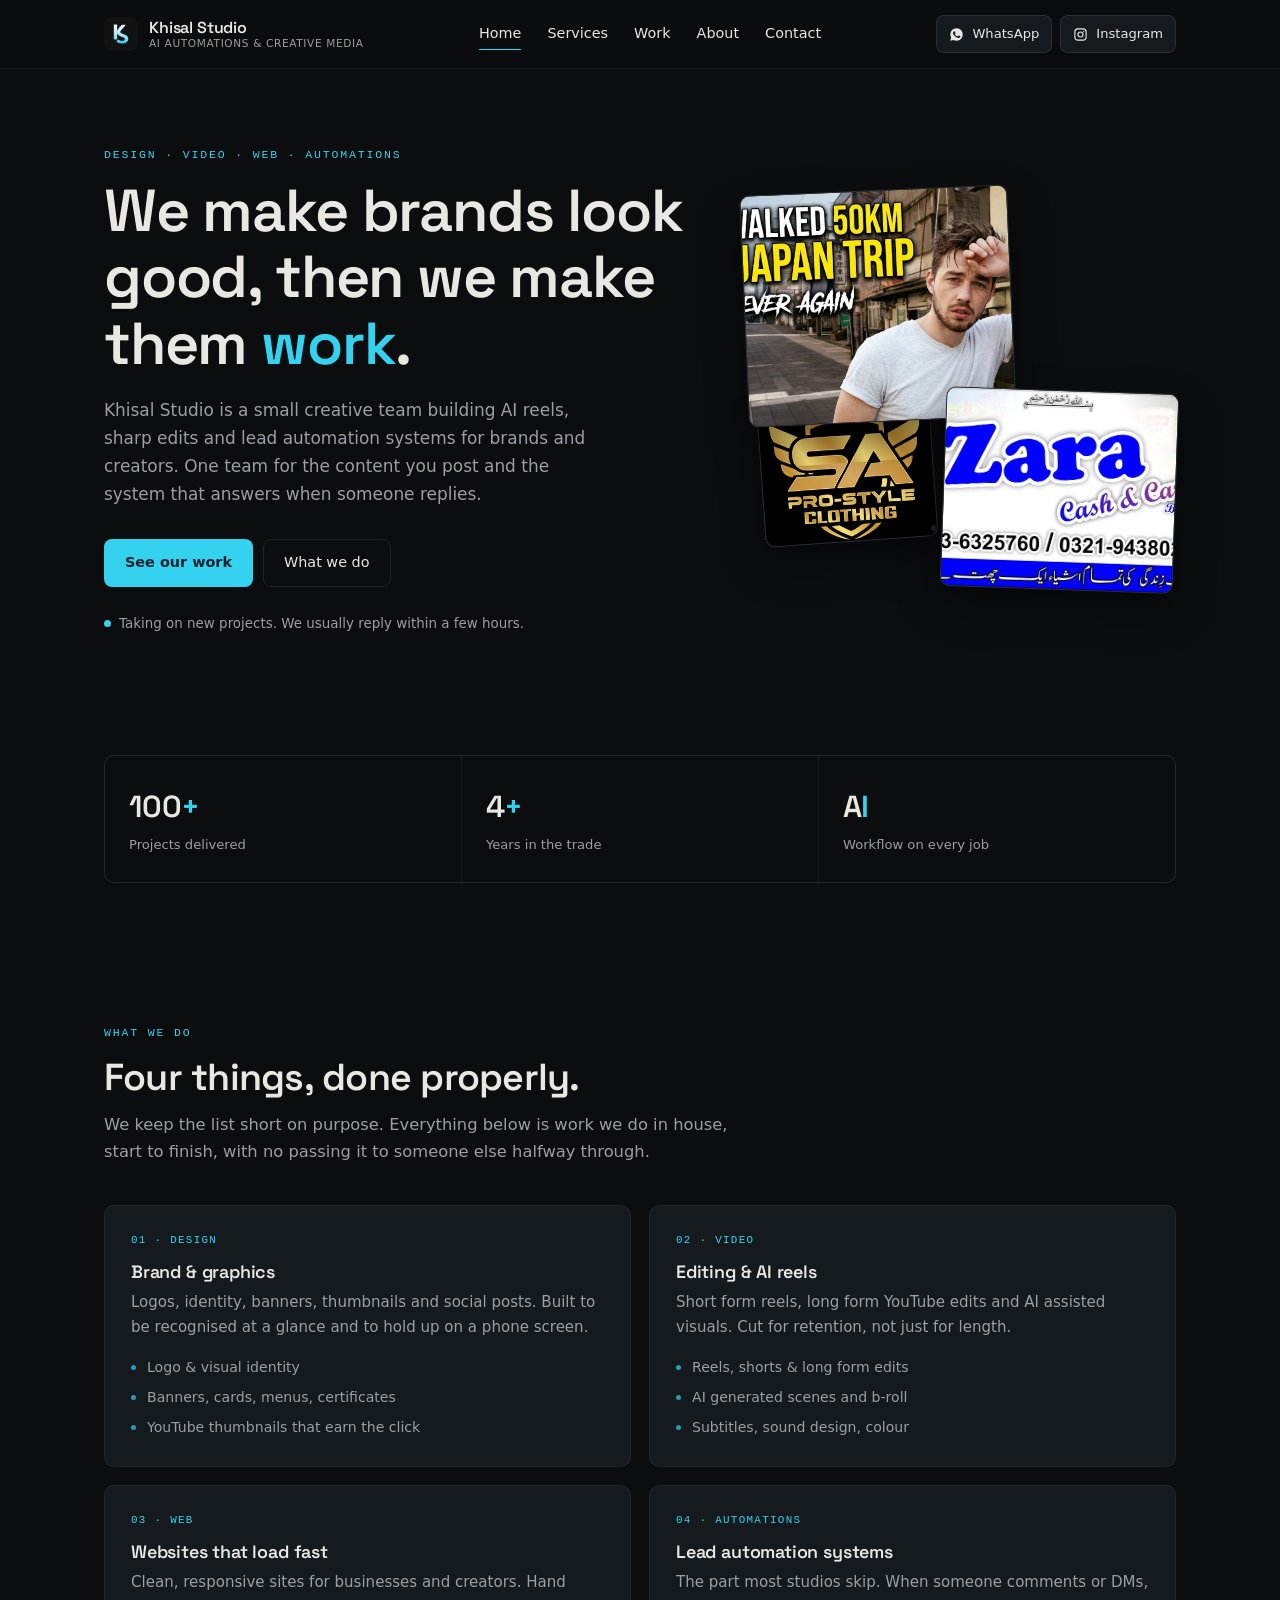
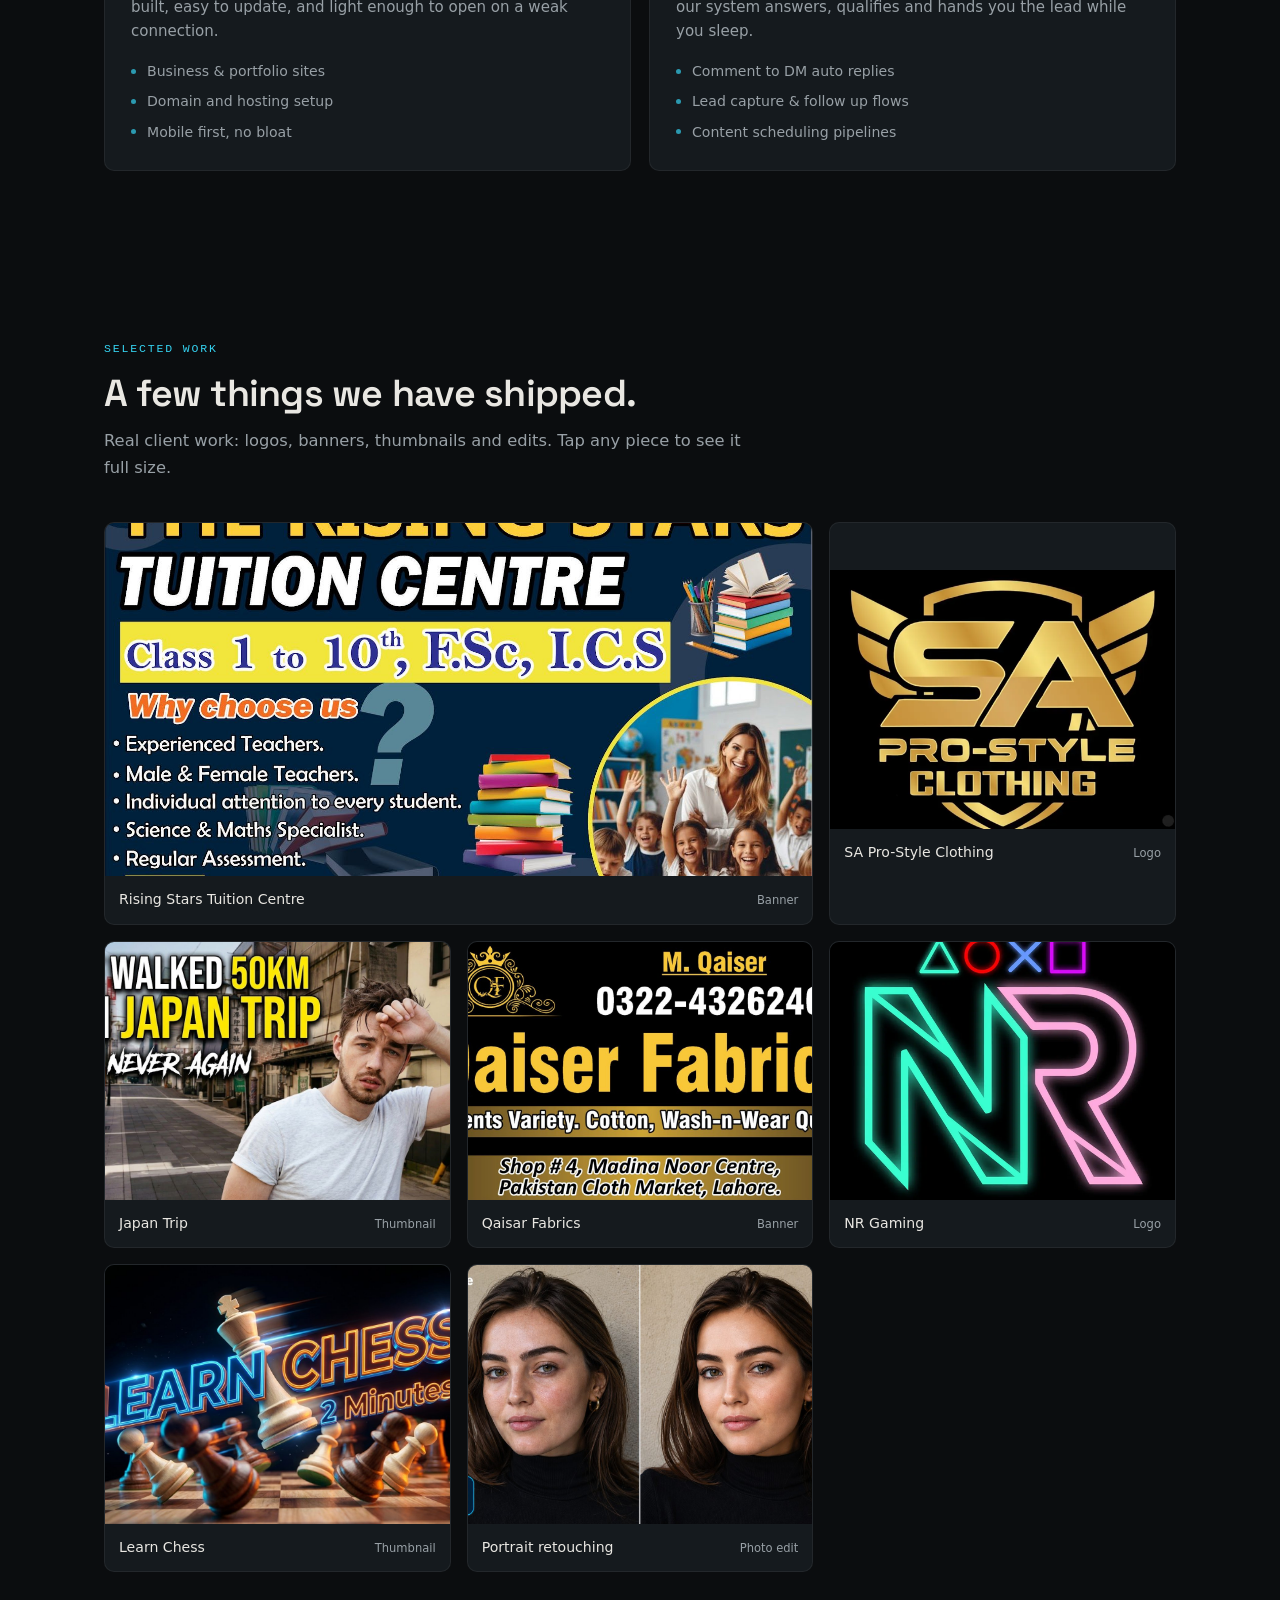
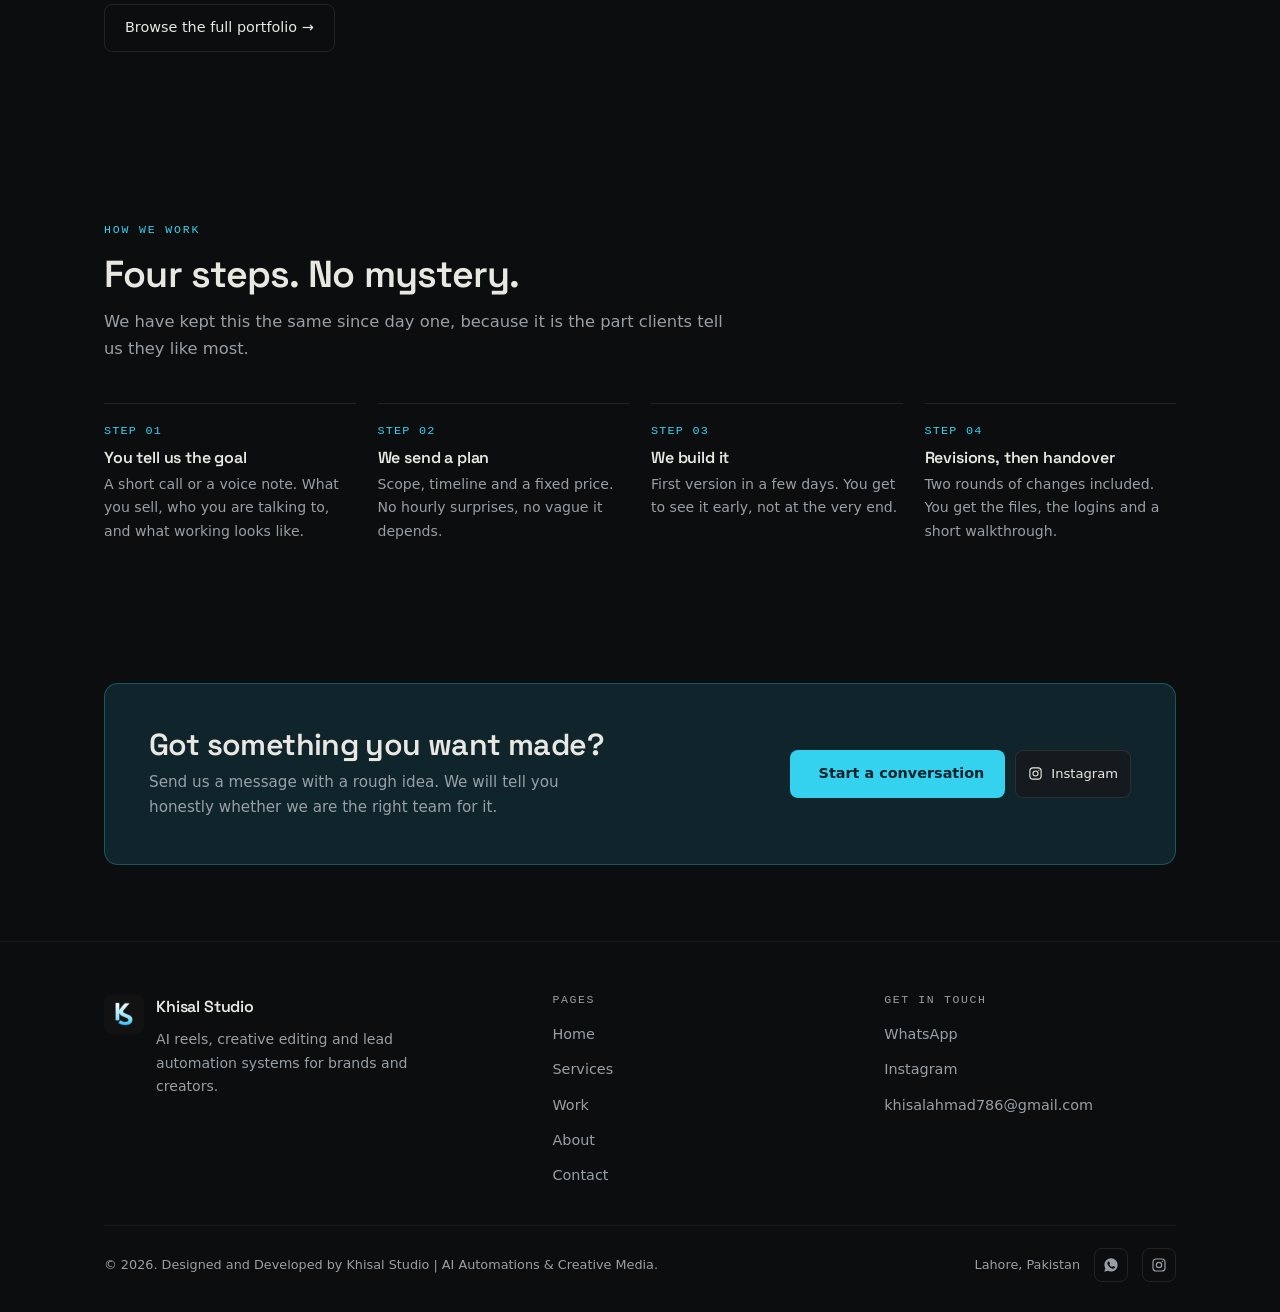
<file: index.html>
<!DOCTYPE html>
<html lang="en">
<head>
<meta charset="UTF-8">
<meta name="viewport" content="width=device-width, initial-scale=1">
<title>Khisal Studio | AI Automations &amp; Creative Media</title>
<meta name="description" content="Khisal Studio builds AI reels, creative editing and lead automation systems for brands and creators. Design, Video, Web and Automations under one roof.">
<meta property="og:title" content="Khisal Studio | AI &amp; Creative Media">
<meta property="og:description" content="Khisal Studio builds AI reels, creative editing and lead automation systems for brands and creators. Design, Video, Web and Automations under one roof.">
<meta property="og:image" content="https://khisalstudio.cc.cd/images/logo.jpg">
<link rel="icon" href="images/logo.jpg">
<link rel="preconnect" href="https://fonts.googleapis.com">
<link rel="preconnect" href="https://fonts.gstatic.com" crossorigin>
<link href="https://fonts.googleapis.com/css2?family=Space+Grotesk:wght@500;600&display=swap" rel="stylesheet">
<link rel="stylesheet" href="styles.css">
<meta name="google-site-verification" content="huVQ1ZxoPMMpzhYNqc88DvdRpTgVbfcw09kLjzTB0sM" />
</head>
<body>

<header class="site-header">
  <div class="wrap header-inner">
    <a class="brand" href="index.html">
      <img src="images/logo.jpg" alt="Khisal Studio logo">
      <span class="brand-text">
        <span class="brand-name">Khisal Studio</span>
        <span class="brand-sub">AI Automations &amp; Creative Media</span>
      </span>
    </a>
<nav class="nav" id="nav">
      <a href="index.html" class="active nav-link">Home</a>
      <a href="services.html" class="nav-link">Services</a>
      <a href="work.html" class="nav-link">Work</a>
      <a href="about.html" class="nav-link">About</a>
      <a href="contact.html" class="nav-link">Contact</a>
    </nav>
    <div class="header-cta">
      <a class="btn btn-social btn-sm btn-whatsapp" href="https://wa.me/923224967204?text=Hi%20Khisal%20Studio%2C%20we%27d%20like%20to%20talk%20about%20a%20project." target="_blank" rel="noopener">
        <svg class="ico" viewBox="0 0 24 24" fill="currentColor" aria-hidden="true"><path d="M12.04 2C6.58 2 2.13 6.45 2.13 11.91c0 1.75.46 3.45 1.32 4.95L2 22l5.25-1.38a9.9 9.9 0 0 0 4.79 1.22h.01c5.46 0 9.91-4.45 9.91-9.91C21.96 6.45 17.5 2 12.04 2Zm5.8 14.06c-.24.68-1.4 1.3-1.93 1.35-.53.05-1.02.24-3.44-.72-2.9-1.15-4.72-4.15-4.86-4.34-.14-.19-1.15-1.53-1.15-2.92 0-1.39.73-2.07 1-2.35.26-.29.57-.36.76-.36.19 0 .38 0 .55.01.18.01.41-.07.64.49.24.58.81 1.99.88 2.13.07.14.12.31.02.5-.1.19-.15.31-.29.48-.14.17-.3.38-.43.51-.14.14-.29.29-.12.57.17.29.75 1.24 1.61 2.01 1.11.99 2.04 1.3 2.33 1.44.29.14.46.12.63-.07.17-.19.72-.84.91-1.13.19-.29.38-.24.64-.14.26.1 1.66.78 1.94.92.29.14.48.21.55.33.07.12.07.7-.17 1.38Z"/></svg>
        <span class="label">WhatsApp</span>
      </a>
      <a class="btn btn-social btn-sm btn-instagram" href="https://www.instagram.com/khisal.studio/" target="_blank" rel="noopener">
        <svg class="ico" viewBox="0 0 24 24" fill="none" stroke="currentColor" stroke-width="1.8" stroke-linecap="round" aria-hidden="true"><rect x="3" y="3" width="18" height="18" rx="5"/><circle cx="12" cy="12" r="4"/><circle cx="17.2" cy="6.8" r="1" fill="currentColor" stroke="none"/></svg>
        <span class="label">Instagram</span>
      </a>
      <button class="nav-toggle" id="navToggle" aria-label="Open menu" aria-expanded="false"><span></span></button>
    </div>
  </div>
</header>

<main>

  <!-- HERO -->
  <section class="hero">
    <div class="wrap hero-grid">
      <div>
        <div class="eyebrow">Design &middot; Video &middot; Web &middot; Automations</div>
        <h1>We make brands look good, then we make them <em>work</em>.</h1>
        <p class="hero-lede">Khisal Studio is a small creative team building AI reels, sharp edits and lead automation systems for brands and creators. One team for the content you post and the system that answers when someone replies.</p>
        <div class="hero-actions">
          <a class="btn btn-primary" href="work.html">See our work</a>
          <a class="btn btn-ghost" href="services.html">What we do</a>
        </div>
        <div class="hero-note"><span class="dot"></span> Taking on new projects. We usually reply within a few hours.</div>
      </div>

      <div class="stack" aria-hidden="true">
        <figure class="s1"><img src="images/thumb-japan-trip.jpg" alt=""></figure>
        <figure class="s2"><img src="images/banner-zara-mart.jpg" alt=""></figure>
        <figure class="s3"><img src="images/logo-sa-pro-style.png" alt=""></figure>
      </div>
    </div>
  </section>

  <!-- STATS -->
  <section class="tight">
    <div class="wrap">
      <div class="stats">
        <div class="stat">
          <div class="stat-num">100<span>+</span></div>
          <div class="stat-label">Projects delivered</div>
        </div>
        <div class="stat">
          <div class="stat-num">4<span>+</span></div>
          <div class="stat-label">Years in the trade</div>
        </div>
        <div class="stat">
          <div class="stat-num">A<span>I</span></div>
          <div class="stat-label">Workflow on every job</div>
        </div>
      </div>
    </div>
  </section>

  <!-- WHAT WE DO -->
  <section>
    <div class="wrap">
      <div class="section-head">
        <div class="eyebrow">What we do</div>
        <h2>Four things, done properly.</h2>
        <p>We keep the list short on purpose. Everything below is work we do in house, start to finish, with no passing it to someone else halfway through.</p>
      </div>

      <div class="cards">
        <div class="card">
          <span class="tag">01 &middot; Design</span>
          <h3>Brand &amp; graphics</h3>
          <p>Logos, identity, banners, thumbnails and social posts. Built to be recognised at a glance and to hold up on a phone screen.</p>
          <ul>
            <li>Logo &amp; visual identity</li>
            <li>Banners, cards, menus, certificates</li>
            <li>YouTube thumbnails that earn the click</li>
          </ul>
        </div>

        <div class="card">
          <span class="tag">02 &middot; Video</span>
          <h3>Editing &amp; AI reels</h3>
          <p>Short form reels, long form YouTube edits and AI assisted visuals. Cut for retention, not just for length.</p>
          <ul>
            <li>Reels, shorts &amp; long form edits</li>
            <li>AI generated scenes and b-roll</li>
            <li>Subtitles, sound design, colour</li>
          </ul>
        </div>

        <div class="card">
          <span class="tag">03 &middot; Web</span>
          <h3>Websites that load fast</h3>
          <p>Clean, responsive sites for businesses and creators. Hand built, easy to update, and light enough to open on a weak connection.</p>
          <ul>
            <li>Business &amp; portfolio sites</li>
            <li>Domain and hosting setup</li>
            <li>Mobile first, no bloat</li>
          </ul>
        </div>

        <div class="card">
          <span class="tag">04 &middot; Automations</span>
          <h3>Lead automation systems</h3>
          <p>The part most studios skip. When someone comments or DMs, our system answers, qualifies and hands you the lead while you sleep.</p>
          <ul>
            <li>Comment to DM auto replies</li>
            <li>Lead capture &amp; follow up flows</li>
            <li>Content scheduling pipelines</li>
          </ul>
        </div>
      </div>
    </div>
  </section>

  <!-- SELECTED WORK -->
  <section>
    <div class="wrap">
      <div class="section-head">
        <div class="eyebrow">Selected work</div>
        <h2>A few things we have shipped.</h2>
        <p>Real client work: logos, banners, thumbnails and edits. Tap any piece to see it full size.</p>
      </div>

      <div class="work-grid">
        <button class="work-item wide" data-img="images/banner-rising-stars.jpg" data-cap="Rising Stars Tuition Centre banner">
          <img src="images/banner-rising-stars.jpg" alt="Rising Stars Tuition Centre banner design">
          <span class="work-cap"><strong>Rising Stars Tuition Centre</strong><span>Banner</span></span>
        </button>
        <button class="work-item" data-img="images/logo-sa-pro-style.png" data-cap="SA Pro-Style Clothing logo">
          <img src="images/logo-sa-pro-style.png" alt="SA Pro-Style Clothing logo">
          <span class="work-cap"><strong>SA Pro-Style Clothing</strong><span>Logo</span></span>
        </button>
        <button class="work-item" data-img="images/thumb-japan-trip.jpg" data-cap="Japan Trip YouTube thumbnail">
          <img src="images/thumb-japan-trip.jpg" alt="Japan Trip YouTube thumbnail design">
          <span class="work-cap"><strong>Japan Trip</strong><span>Thumbnail</span></span>
        </button>
        <button class="work-item" data-img="images/banner-qaisar-fabrics.jpg" data-cap="Qaisar Fabrics banner">
          <img src="images/banner-qaisar-fabrics.jpg" alt="Qaisar Fabrics banner design">
          <span class="work-cap"><strong>Qaisar Fabrics</strong><span>Banner</span></span>
        </button>
        <button class="work-item" data-img="images/logo-nr-gaming.png" data-cap="NR Gaming YouTube channel logo">
          <img src="images/logo-nr-gaming.png" alt="NR Gaming YouTube channel logo">
          <span class="work-cap"><strong>NR Gaming</strong><span>Logo</span></span>
        </button>
        <button class="work-item" data-img="images/thumb-learn-chess.jpg" data-cap="Learn Chess YouTube thumbnail">
          <img src="images/thumb-learn-chess.jpg" alt="Learn Chess YouTube thumbnail design">
          <span class="work-cap"><strong>Learn Chess</strong><span>Thumbnail</span></span>
        </button>
        <button class="work-item" data-img="images/edit-portrait-retouch.jpg" data-cap="Portrait retouching in Photoshop">
          <img src="images/edit-portrait-retouch.jpg" alt="Portrait retouching sample">
          <span class="work-cap"><strong>Portrait retouching</strong><span>Photo edit</span></span>
        </button>
      </div>

      <div style="margin-top:32px">
        <a class="btn btn-ghost" href="work.html">Browse the full portfolio &rarr;</a>
      </div>
    </div>
  </section>

  <!-- PROCESS -->
  <section>
    <div class="wrap">
      <div class="section-head">
        <div class="eyebrow">How we work</div>
        <h2>Four steps. No mystery.</h2>
        <p>We have kept this the same since day one, because it is the part clients tell us they like most.</p>
      </div>

      <div class="steps">
        <div class="step">
          <div class="step-num">STEP 01</div>
          <h3>You tell us the goal</h3>
          <p>A short call or a voice note. What you sell, who you are talking to, and what working looks like.</p>
        </div>
        <div class="step">
          <div class="step-num">STEP 02</div>
          <h3>We send a plan</h3>
          <p>Scope, timeline and a fixed price. No hourly surprises, no vague it depends.</p>
        </div>
        <div class="step">
          <div class="step-num">STEP 03</div>
          <h3>We build it</h3>
          <p>First version in a few days. You get to see it early, not at the very end.</p>
        </div>
        <div class="step">
          <div class="step-num">STEP 04</div>
          <h3>Revisions, then handover</h3>
          <p>Two rounds of changes included. You get the files, the logins and a short walkthrough.</p>
        </div>
      </div>
    </div>
  </section>

  <!-- CTA -->
  <section class="tight">
    <div class="wrap">
      <div class="cta-band">
        <div>
          <h2>Got something you want made?</h2>
          <p>Send us a message with a rough idea. We will tell you honestly whether we are the right team for it.</p>
        </div>
        <div class="cta-actions">
          <a class="btn btn-primary" href="https://wa.me/923224967204?text=Hi%20Khisal%20Studio%2C%20we%27d%20like%20to%20talk%20about%20a%20project." target="_blank" rel="noopener">
            <svg class="ico" viewBox="0 0 24 24" fill="currentColor" aria-hidden="true"><path d="M12.04 2C6.58 2 2.13 6.45 2.13 11.91c0 1.75.46 3.45 1.32 4.95L2 22l5.25-1.38a9.9 9.9 0 0 0 4.79 1.22h.01c5.46 0 9.91-4.45 9.91-9.91C21.96 6.45 17.5 2 12.04 2Zm5.8 14.06c-.24.68-1.4 1.3-1.93 1.35-.53.05-1.02.24-3.44-.72-2.9-1.15-4.72-4.15-4.86-4.34-.14-.19-1.15-1.53-1.15-2.92 0-1.39.73-2.07 1-2.35.26-.29.57-.36.76-.36.19 0 .38 0 .55.01.18.01.41-.07.64.49.24.58.81 1.99.88 2.13.07.14.12.31.02.5-.1.19-.15.31-.29.48-.14.17-.3.38-.43.51-.14.14-.29.29-.12.57.17.29.75 1.24 1.61 2.01 1.11.99 2.04 1.3 2.33 1.44.29.14.46.12.63-.07.17-.19.72-.84.91-1.13.19-.29.38-.24.64-.14.26.1 1.66.78 1.94.92.29.14.48.21.55.33.07.12.07.7-.17 1.38Z"/></svg>
            Start a conversation
          </a>
          <a class="btn btn-social btn-sm btn-instagram" href="https://www.instagram.com/khisal.studio/" target="_blank" rel="noopener">
            <svg class="ico" viewBox="0 0 24 24" fill="none" stroke="currentColor" stroke-width="1.8" stroke-linecap="round" aria-hidden="true"><rect x="3" y="3" width="18" height="18" rx="5"/><circle cx="12" cy="12" r="4"/><circle cx="17.2" cy="6.8" r="1" fill="currentColor" stroke="none"/></svg>
            <span class="label">Instagram</span>
          </a>
        </div>
      </div>
    </div>
  </section>

</main>

<footer class="site-footer">
  <div class="wrap">
    <div class="footer-top">
      <div class="footer-brand">
        <img src="images/logo.jpg" alt="Khisal Studio logo">
        <div>
          <div class="brand-name">Khisal Studio</div>
          <p>AI reels, creative editing and lead automation systems for brands and creators.</p>
        </div>
      </div>
      <div class="footer-col">
        <h4>Pages</h4>
        <ul>
          <li><a href="index.html">Home</a></li>
          <li><a href="services.html">Services</a></li>
          <li><a href="work.html">Work</a></li>
          <li><a href="about.html">About</a></li>
          <li><a href="contact.html">Contact</a></li>
        </ul>
      </div>
      <div class="footer-col">
        <h4>Get in touch</h4>
        <ul>
          <li><a href="https://wa.me/923224967204" target="_blank" rel="noopener">WhatsApp</a></li>
          <li><a href="https://www.instagram.com/khisal.studio/" target="_blank" rel="noopener">Instagram</a></li>
          <li><a href="mailto:khisalahmad786@gmail.com">khisalahmad786@gmail.com</a></li>
        </ul>
      </div>
    </div>
    <div class="footer-bottom">
      <span>&copy; 2026. Designed and Developed by Khisal Studio | AI Automations &amp; Creative Media.</span>
      <div class="footer-bottom-right">
        <span>Lahore, Pakistan</span>
        <a class="social-icon" href="https://wa.me/923224967204" target="_blank" rel="noopener" aria-label="WhatsApp">
          <svg class="ico" viewBox="0 0 24 24" fill="currentColor" aria-hidden="true"><path d="M12.04 2C6.58 2 2.13 6.45 2.13 11.91c0 1.75.46 3.45 1.32 4.95L2 22l5.25-1.38a9.9 9.9 0 0 0 4.79 1.22h.01c5.46 0 9.91-4.45 9.91-9.91C21.96 6.45 17.5 2 12.04 2Zm5.8 14.06c-.24.68-1.4 1.3-1.93 1.35-.53.05-1.02.24-3.44-.72-2.9-1.15-4.72-4.15-4.86-4.34-.14-.19-1.15-1.53-1.15-2.92 0-1.39.73-2.07 1-2.35.26-.29.57-.36.76-.36.19 0 .38 0 .55.01.18.01.41-.07.64.49.24.58.81 1.99.88 2.13.07.14.12.31.02.5-.1.19-.15.31-.29.48-.14.17-.3.38-.43.51-.14.14-.29.29-.12.57.17.29.75 1.24 1.61 2.01 1.11.99 2.04 1.3 2.33 1.44.29.14.46.12.63-.07.17-.19.72-.84.91-1.13.19-.29.38-.24.64-.14.26.1 1.66.78 1.94.92.29.14.48.21.55.33.07.12.07.7-.17 1.38Z"/></svg>
        </a>
        <a class="social-icon" href="https://www.instagram.com/khisal.studio/" target="_blank" rel="noopener" aria-label="Instagram">
          <svg class="ico" viewBox="0 0 24 24" fill="none" stroke="currentColor" stroke-width="1.8" stroke-linecap="round" aria-hidden="true"><rect x="3" y="3" width="18" height="18" rx="5"/><circle cx="12" cy="12" r="4"/><circle cx="17.2" cy="6.8" r="1" fill="currentColor" stroke="none"/></svg>
        </a>
      </div>
    </div>
  </div>
</footer>

<div class="lightbox" id="lightbox" role="dialog" aria-modal="true" aria-label="Image preview">
  <button class="lightbox-close" id="lbClose" aria-label="Close">&times;</button>
  <img id="lbImg" alt="">
</div>

<script>
(function () {
  var toggle = document.getElementById('navToggle');
  var nav = document.getElementById('nav');
  if (toggle && nav) {
    toggle.addEventListener('click', function () {
      var open = nav.classList.toggle('open');
      toggle.setAttribute('aria-expanded', open ? 'true' : 'false');
      toggle.setAttribute('aria-label', open ? 'Close menu' : 'Open menu');
    });
  }

  var lb = document.getElementById('lightbox');
  var lbImg = document.getElementById('lbImg');
  var lbClose = document.getElementById('lbClose');

  document.querySelectorAll('.work-item').forEach(function (item) {
    item.addEventListener('click', function () {
      lbImg.src = item.getAttribute('data-img');
      lbImg.alt = item.getAttribute('data-cap') || '';
      lb.classList.add('open');
    });
  });

  function closeLb() { lb.classList.remove('open'); lbImg.src = ''; }
  if (lbClose) lbClose.addEventListener('click', closeLb);
  if (lb) lb.addEventListener('click', function (e) { if (e.target === lb) closeLb(); });
  document.addEventListener('keydown', function (e) { if (e.key === 'Escape') closeLb(); });
})();
</script>

</body>
</html>
</file>
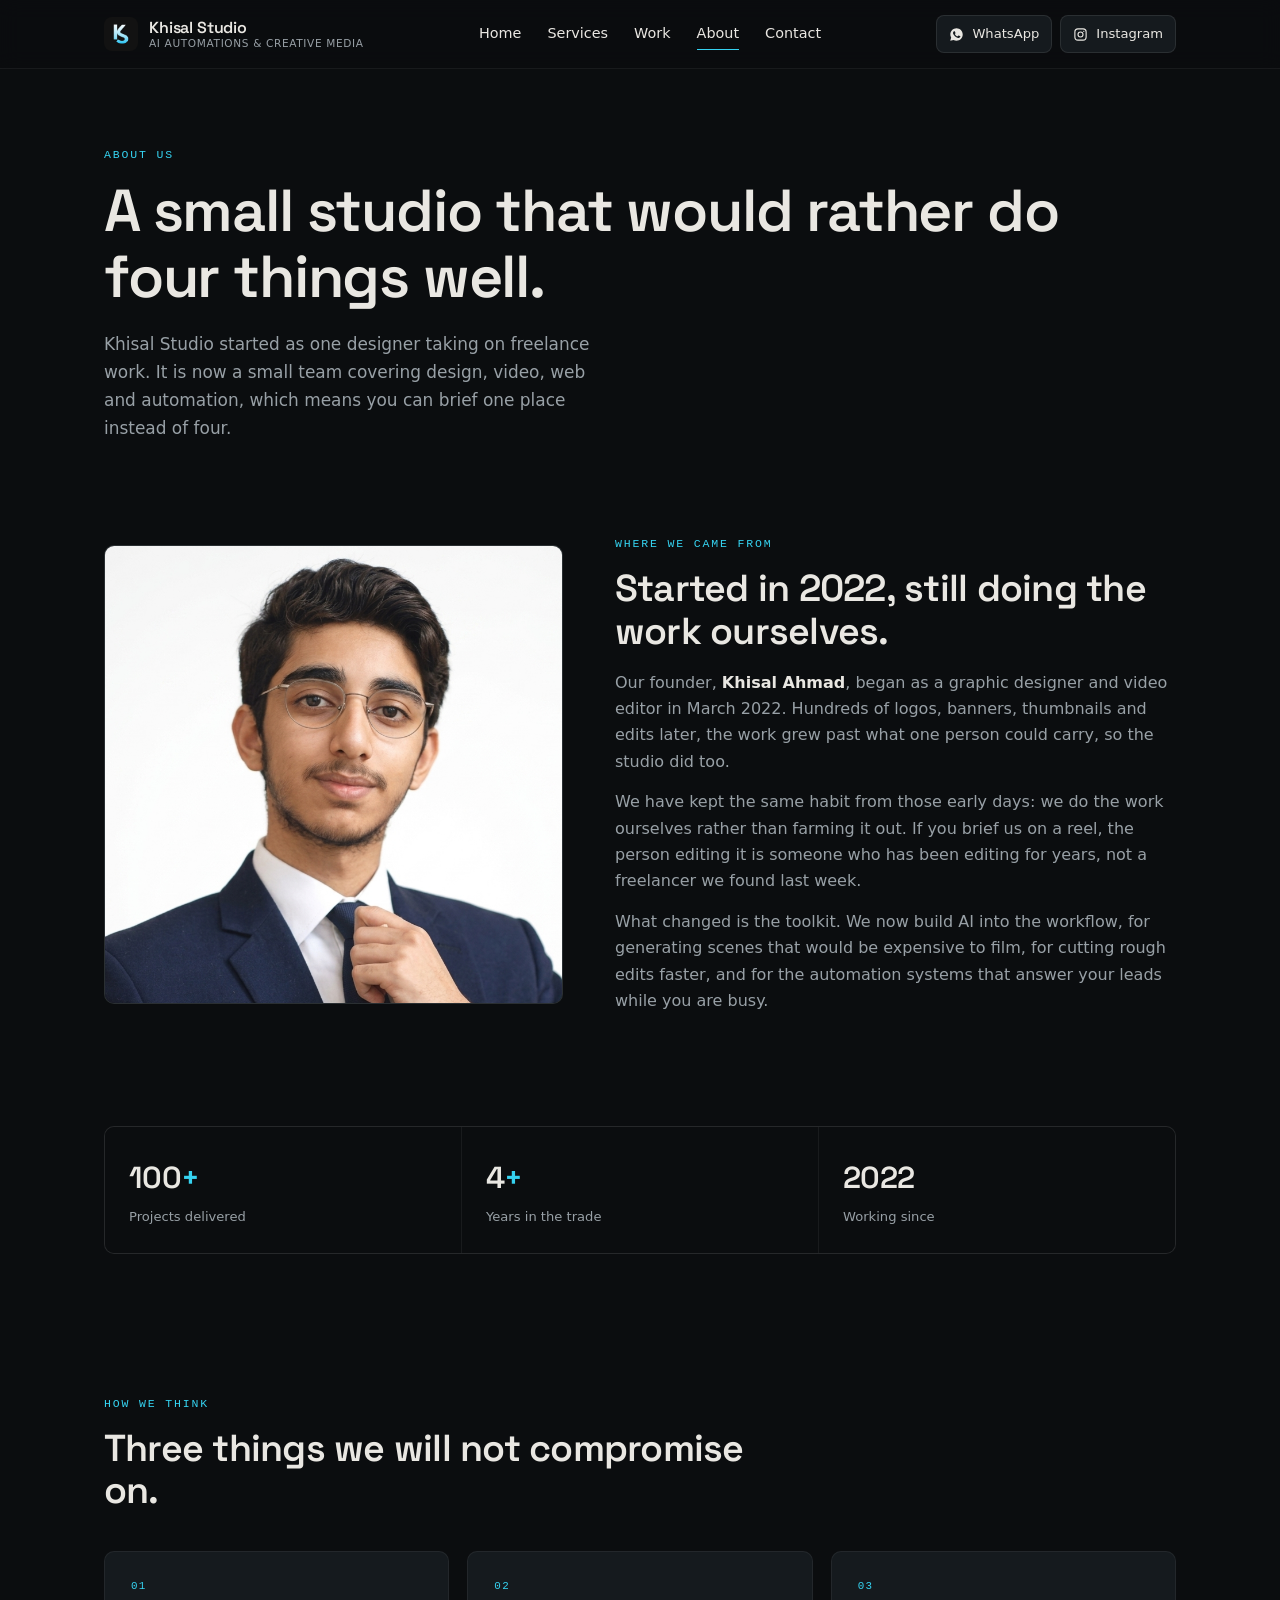
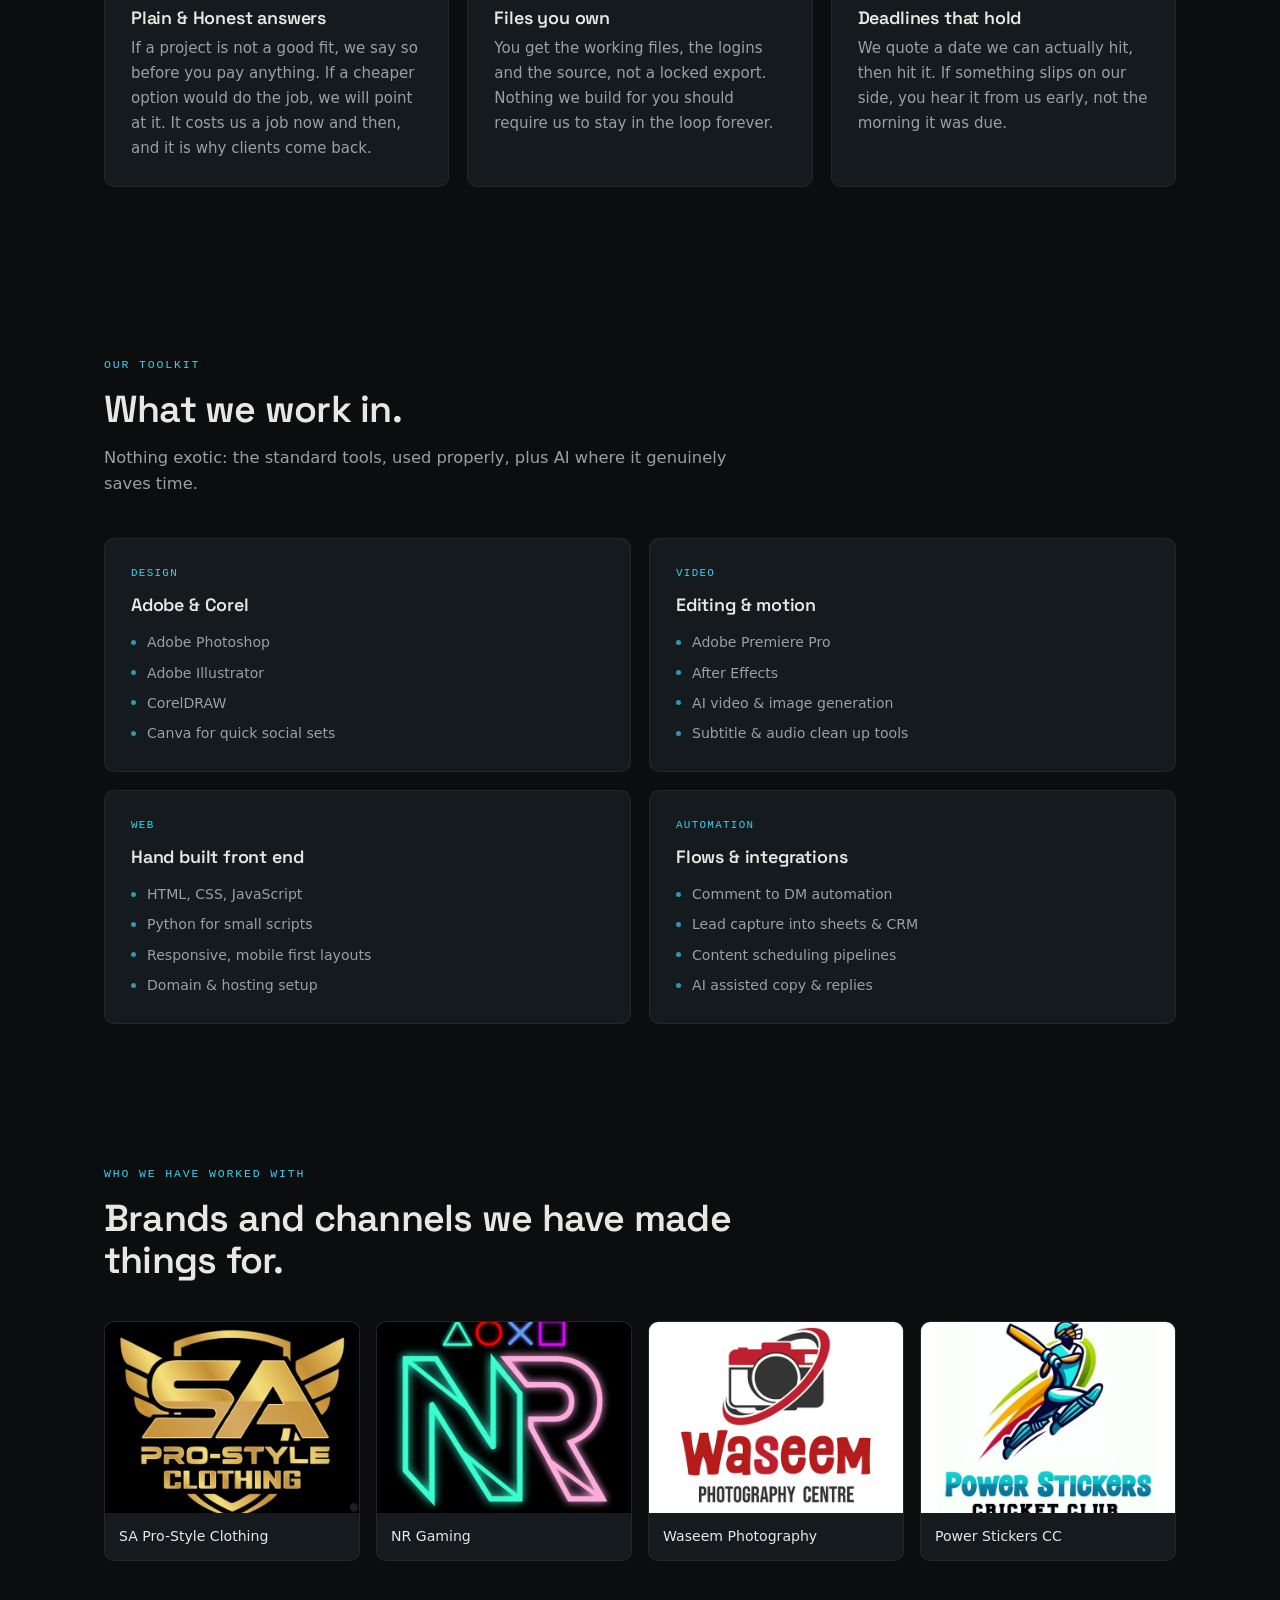
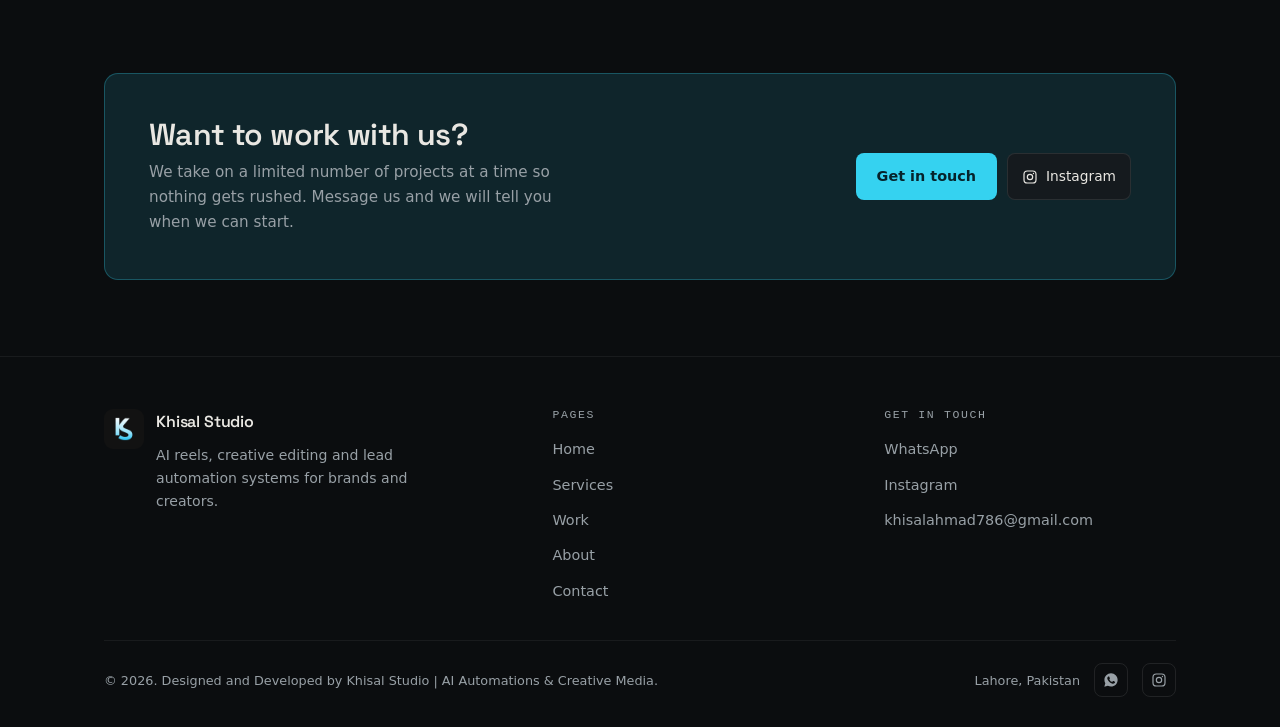
<file: about.html>
<!DOCTYPE html>
<html lang="en">
<head>
<meta charset="UTF-8">
<meta name="viewport" content="width=device-width, initial-scale=1">
<title>About | Khisal Studio</title>
<meta name="description" content="Khisal Studio is a small creative team in Lahore building AI reels, creative editing and lead automation systems for brands and creators.">
<link rel="icon" href="images/logo.jpg">
<link rel="preconnect" href="https://fonts.googleapis.com">
<link rel="preconnect" href="https://fonts.gstatic.com" crossorigin>
<link href="https://fonts.googleapis.com/css2?family=Space+Grotesk:wght@500;600&display=swap" rel="stylesheet">
<link rel="stylesheet" href="styles.css">
</head>
<body>

<header class="site-header">
  <div class="wrap header-inner">
    <a class="brand" href="index.html">
      <img src="images/logo.jpg" alt="Khisal Studio logo">
      <span class="brand-text">
        <span class="brand-name">Khisal Studio</span>
        <span class="brand-sub">AI Automations &amp; Creative Media</span>
      </span>
    </a>
    <nav class="nav" id="nav">
      <a href="index.html" class="nav-link">Home</a>
      <a href="services.html" class="nav-link">Services</a>
      <a href="work.html" class="nav-link">Work</a>
      <a href="about.html" class="active nav-link">About</a>
      <a href="contact.html" class="nav-link">Contact</a>
    </nav>
    <div class="header-cta">
      <a class="btn btn-social btn-sm" href="https://wa.me/923224967204?text=Hi%20Khisal%20Studio%2C%20we%27d%20like%20to%20talk%20about%20a%20project." target="_blank" rel="noopener">
        <svg class="ico" viewBox="0 0 24 24" fill="currentColor" aria-hidden="true"><path d="M12.04 2C6.58 2 2.13 6.45 2.13 11.91c0 1.75.46 3.45 1.32 4.95L2 22l5.25-1.38a9.9 9.9 0 0 0 4.79 1.22h.01c5.46 0 9.91-4.45 9.91-9.91C21.96 6.45 17.5 2 12.04 2Zm5.8 14.06c-.24.68-1.4 1.3-1.93 1.35-.53.05-1.02.24-3.44-.72-2.9-1.15-4.72-4.15-4.86-4.34-.14-.19-1.15-1.53-1.15-2.92 0-1.39.73-2.07 1-2.35.26-.29.57-.36.76-.36.19 0 .38 0 .55.01.18.01.41-.07.64.49.24.58.81 1.99.88 2.13.07.14.12.31.02.5-.1.19-.15.31-.29.48-.14.17-.3.38-.43.51-.14.14-.29.29-.12.57.17.29.75 1.24 1.61 2.01 1.11.99 2.04 1.3 2.33 1.44.29.14.46.12.63-.07.17-.19.72-.84.91-1.13.19-.29.38-.24.64-.14.26.1 1.66.78 1.94.92.29.14.48.21.55.33.07.12.07.7-.17 1.38Z"/></svg>
        <span class="label">WhatsApp</span>
      </a>
      <a class="btn btn-social btn-sm" href="https://www.instagram.com/khisal.studio/" target="_blank" rel="noopener">
        <svg class="ico" viewBox="0 0 24 24" fill="none" stroke="currentColor" stroke-width="1.8" stroke-linecap="round" aria-hidden="true"><rect x="3" y="3" width="18" height="18" rx="5"/><circle cx="12" cy="12" r="4"/><circle cx="17.2" cy="6.8" r="1" fill="currentColor" stroke="none"/></svg>
        <span class="label">Instagram</span>
      </a>
      <button class="nav-toggle" id="navToggle" aria-label="Open menu" aria-expanded="false"><span></span></button>
    </div>
  </div>
</header>

<main>

  <section class="hero" style="padding-bottom:36px">
    <div class="wrap">
      <div class="eyebrow">About us</div>
      <h1>A small studio that would rather do four things well.</h1>
      <p class="hero-lede" style="margin-top:18px">Khisal Studio started as one designer taking on freelance work. It is now a small team covering design, video, web and automation, which means you can brief one place instead of four.</p>
    </div>
  </section>

  <!-- STORY -->
  <section class="tight">
    <div class="wrap">
      <div class="split">
        <div class="split-media">
          <img src="images/portrait.png" alt="Khisal Ahmad, founder of Khisal Studio">
        </div>
        <div class="split-body">
          <div class="eyebrow">Where we came from</div>
          <h2>Started in 2022, still doing the work ourselves.</h2>
          <p>Our founder, <strong>Khisal Ahmad</strong>, began as a graphic designer and video editor in March 2022. Hundreds of logos, banners, thumbnails and edits later, the work grew past what one person could carry, so the studio did too.</p>
          <p>We have kept the same habit from those early days: we do the work ourselves rather than farming it out. If you brief us on a reel, the person editing it is someone who has been editing for years, not a freelancer we found last week.</p>
          <p>What changed is the toolkit. We now build AI into the workflow, for generating scenes that would be expensive to film, for cutting rough edits faster, and for the automation systems that answer your leads while you are busy.</p>
        </div>
      </div>
    </div>
  </section>

  <!-- NUMBERS -->
  <section class="tight">
    <div class="wrap">
      <div class="stats">
        <div class="stat">
          <div class="stat-num">100<span>+</span></div>
          <div class="stat-label">Projects delivered</div>
        </div>
        <div class="stat">
          <div class="stat-num">4<span>+</span></div>
          <div class="stat-label">Years in the trade</div>
        </div>
        <div class="stat">
          <div class="stat-num">2022</div>
          <div class="stat-label">Working since</div>
        </div>
      </div>
    </div>
  </section>

  <!-- HOW WE THINK -->
  <section>
    <div class="wrap">
      <div class="section-head">
        <div class="eyebrow">How we think</div>
        <h2>Three things we will not compromise on.</h2>
      </div>

      <div class="cards cards-3">
        <div class="card">
          <span class="tag">01</span>
          <h3>Plain & Honest answers</h3>
          <p>If a project is not a good fit, we say so before you pay anything. If a cheaper option would do the job, we will point at it. It costs us a job now and then, and it is why clients come back.</p>
        </div>
        <div class="card">
          <span class="tag">02</span>
          <h3>Files you own</h3>
          <p>You get the working files, the logins and the source, not a locked export. Nothing we build for you should require us to stay in the loop forever.</p>
        </div>
        <div class="card">
          <span class="tag">03</span>
          <h3>Deadlines that hold</h3>
          <p>We quote a date we can actually hit, then hit it. If something slips on our side, you hear it from us early, not the morning it was due.</p>
        </div>
      </div>
    </div>
  </section>

  <!-- TOOLS -->
  <section>
    <div class="wrap">
      <div class="section-head">
        <div class="eyebrow">Our toolkit</div>
        <h2>What we work in.</h2>
        <p>Nothing exotic: the standard tools, used properly, plus AI where it genuinely saves time.</p>
      </div>

      <div class="cards cards-2">
        <div class="card">
          <span class="tag">Design</span>
          <h3>Adobe &amp; Corel</h3>
          <ul>
            <li>Adobe Photoshop</li>
            <li>Adobe Illustrator</li>
            <li>CorelDRAW</li>
            <li>Canva for quick social sets</li>
          </ul>
        </div>
        <div class="card">
          <span class="tag">Video</span>
          <h3>Editing &amp; motion</h3>
          <ul>
            <li>Adobe Premiere Pro</li>
            <li>After Effects</li>
            <li>AI video &amp; image generation</li>
            <li>Subtitle &amp; audio clean up tools</li>
          </ul>
        </div>
        <div class="card">
          <span class="tag">Web</span>
          <h3>Hand built front end</h3>
          <ul>
            <li>HTML, CSS, JavaScript</li>
            <li>Python for small scripts</li>
            <li>Responsive, mobile first layouts</li>
            <li>Domain &amp; hosting setup</li>
          </ul>
        </div>
        <div class="card">
          <span class="tag">Automation</span>
          <h3>Flows &amp; integrations</h3>
          <ul>
            <li>Comment to DM automation</li>
            <li>Lead capture into sheets &amp; CRM</li>
            <li>Content scheduling pipelines</li>
            <li>AI assisted copy &amp; replies</li>
          </ul>
        </div>
      </div>
    </div>
  </section>

  <!-- CLIENTS -->
  <section class="tight">
    <div class="wrap">
      <div class="section-head">
        <div class="eyebrow">Who we have worked with</div>
        <h2>Brands and channels we have made things for.</h2>
      </div>
      <div class="work-grid work-grid-4">
        <div class="work-item" style="cursor:default">
          <img src="images/logo-sa-pro-style.png" alt="SA Pro-Style Clothing">
          <span class="work-cap"><strong>SA Pro-Style Clothing</strong></span>
        </div>
        <div class="work-item" style="cursor:default">
          <img src="images/logo-nr-gaming.png" alt="NR Gaming">
          <span class="work-cap"><strong>NR Gaming</strong></span>
        </div>
        <div class="work-item" style="cursor:default">
          <img src="images/logo-waseem-photography.png" alt="Waseem Photography Centre">
          <span class="work-cap"><strong>Waseem Photography</strong></span>
        </div>
        <div class="work-item" style="cursor:default">
          <img src="images/logo-power-stickers.png" alt="Power Stickers Cricket Club">
          <span class="work-cap"><strong>Power Stickers CC</strong></span>
        </div>
      </div>
    </div>
  </section>

  <section class="tight">
    <div class="wrap">
      <div class="cta-band">
        <div>
          <h2>Want to work with us?</h2>
          <p>We take on a limited number of projects at a time so nothing gets rushed. Message us and we will tell you when we can start.</p>
        </div>
        <div class="cta-actions">
          <a class="btn btn-primary" href="contact.html">Get in touch</a>
          <a class="btn btn-social" href="https://www.instagram.com/khisal.studio/" target="_blank" rel="noopener">
            <svg class="ico" viewBox="0 0 24 24" fill="none" stroke="currentColor" stroke-width="1.8" stroke-linecap="round" aria-hidden="true"><rect x="3" y="3" width="18" height="18" rx="5"/><circle cx="12" cy="12" r="4"/><circle cx="17.2" cy="6.8" r="1" fill="currentColor" stroke="none"/></svg>
            <span class="label">Instagram</span>
          </a>
        </div>
      </div>
    </div>
  </section>

</main>

<footer class="site-footer">
  <div class="wrap">
    <div class="footer-top">
      <div class="footer-brand">
        <img src="images/logo.jpg" alt="Khisal Studio logo">
        <div>
          <div class="brand-name">Khisal Studio</div>
          <p>AI reels, creative editing and lead automation systems for brands and creators.</p>
        </div>
      </div>
      <div class="footer-col">
        <h4>Pages</h4>
        <ul>
          <li><a href="index.html">Home</a></li>
          <li><a href="services.html">Services</a></li>
          <li><a href="work.html">Work</a></li>
          <li><a href="about.html">About</a></li>
          <li><a href="contact.html">Contact</a></li>
        </ul>
      </div>
      <div class="footer-col">
        <h4>Get in touch</h4>
        <ul>
          <li><a href="https://wa.me/923224967204" target="_blank" rel="noopener">WhatsApp</a></li>
          <li><a href="https://www.instagram.com/khisal.studio/" target="_blank" rel="noopener">Instagram</a></li>
          <li><a href="mailto:khisalahmad786@gmail.com">khisalahmad786@gmail.com</a></li>
        </ul>
      </div>
    </div>
    <div class="footer-bottom">
      <span>&copy; 2026. Designed and Developed by Khisal Studio | AI Automations &amp; Creative Media.</span>
      <div class="footer-bottom-right">
        <span>Lahore, Pakistan</span>
        <a class="social-icon" href="https://wa.me/923224967204" target="_blank" rel="noopener" aria-label="WhatsApp">
          <svg class="ico" viewBox="0 0 24 24" fill="currentColor" aria-hidden="true"><path d="M12.04 2C6.58 2 2.13 6.45 2.13 11.91c0 1.75.46 3.45 1.32 4.95L2 22l5.25-1.38a9.9 9.9 0 0 0 4.79 1.22h.01c5.46 0 9.91-4.45 9.91-9.91C21.96 6.45 17.5 2 12.04 2Zm5.8 14.06c-.24.68-1.4 1.3-1.93 1.35-.53.05-1.02.24-3.44-.72-2.9-1.15-4.72-4.15-4.86-4.34-.14-.19-1.15-1.53-1.15-2.92 0-1.39.73-2.07 1-2.35.26-.29.57-.36.76-.36.19 0 .38 0 .55.01.18.01.41-.07.64.49.24.58.81 1.99.88 2.13.07.14.12.31.02.5-.1.19-.15.31-.29.48-.14.17-.3.38-.43.51-.14.14-.29.29-.12.57.17.29.75 1.24 1.61 2.01 1.11.99 2.04 1.3 2.33 1.44.29.14.46.12.63-.07.17-.19.72-.84.91-1.13.19-.29.38-.24.64-.14.26.1 1.66.78 1.94.92.29.14.48.21.55.33.07.12.07.7-.17 1.38Z"/></svg>
        </a>
        <a class="social-icon" href="https://www.instagram.com/khisal.studio/" target="_blank" rel="noopener" aria-label="Instagram">
          <svg class="ico" viewBox="0 0 24 24" fill="none" stroke="currentColor" stroke-width="1.8" stroke-linecap="round" aria-hidden="true"><rect x="3" y="3" width="18" height="18" rx="5"/><circle cx="12" cy="12" r="4"/><circle cx="17.2" cy="6.8" r="1" fill="currentColor" stroke="none"/></svg>
        </a>
      </div>
    </div>
  </div>
</footer>

<script>
(function () {
  var toggle = document.getElementById('navToggle');
  var nav = document.getElementById('nav');
  if (toggle && nav) {
    toggle.addEventListener('click', function () {
      var open = nav.classList.toggle('open');
      toggle.setAttribute('aria-expanded', open ? 'true' : 'false');
      toggle.setAttribute('aria-label', open ? 'Close menu' : 'Open menu');
    });
  }
})();
</script>

</body>
</html>
</file>
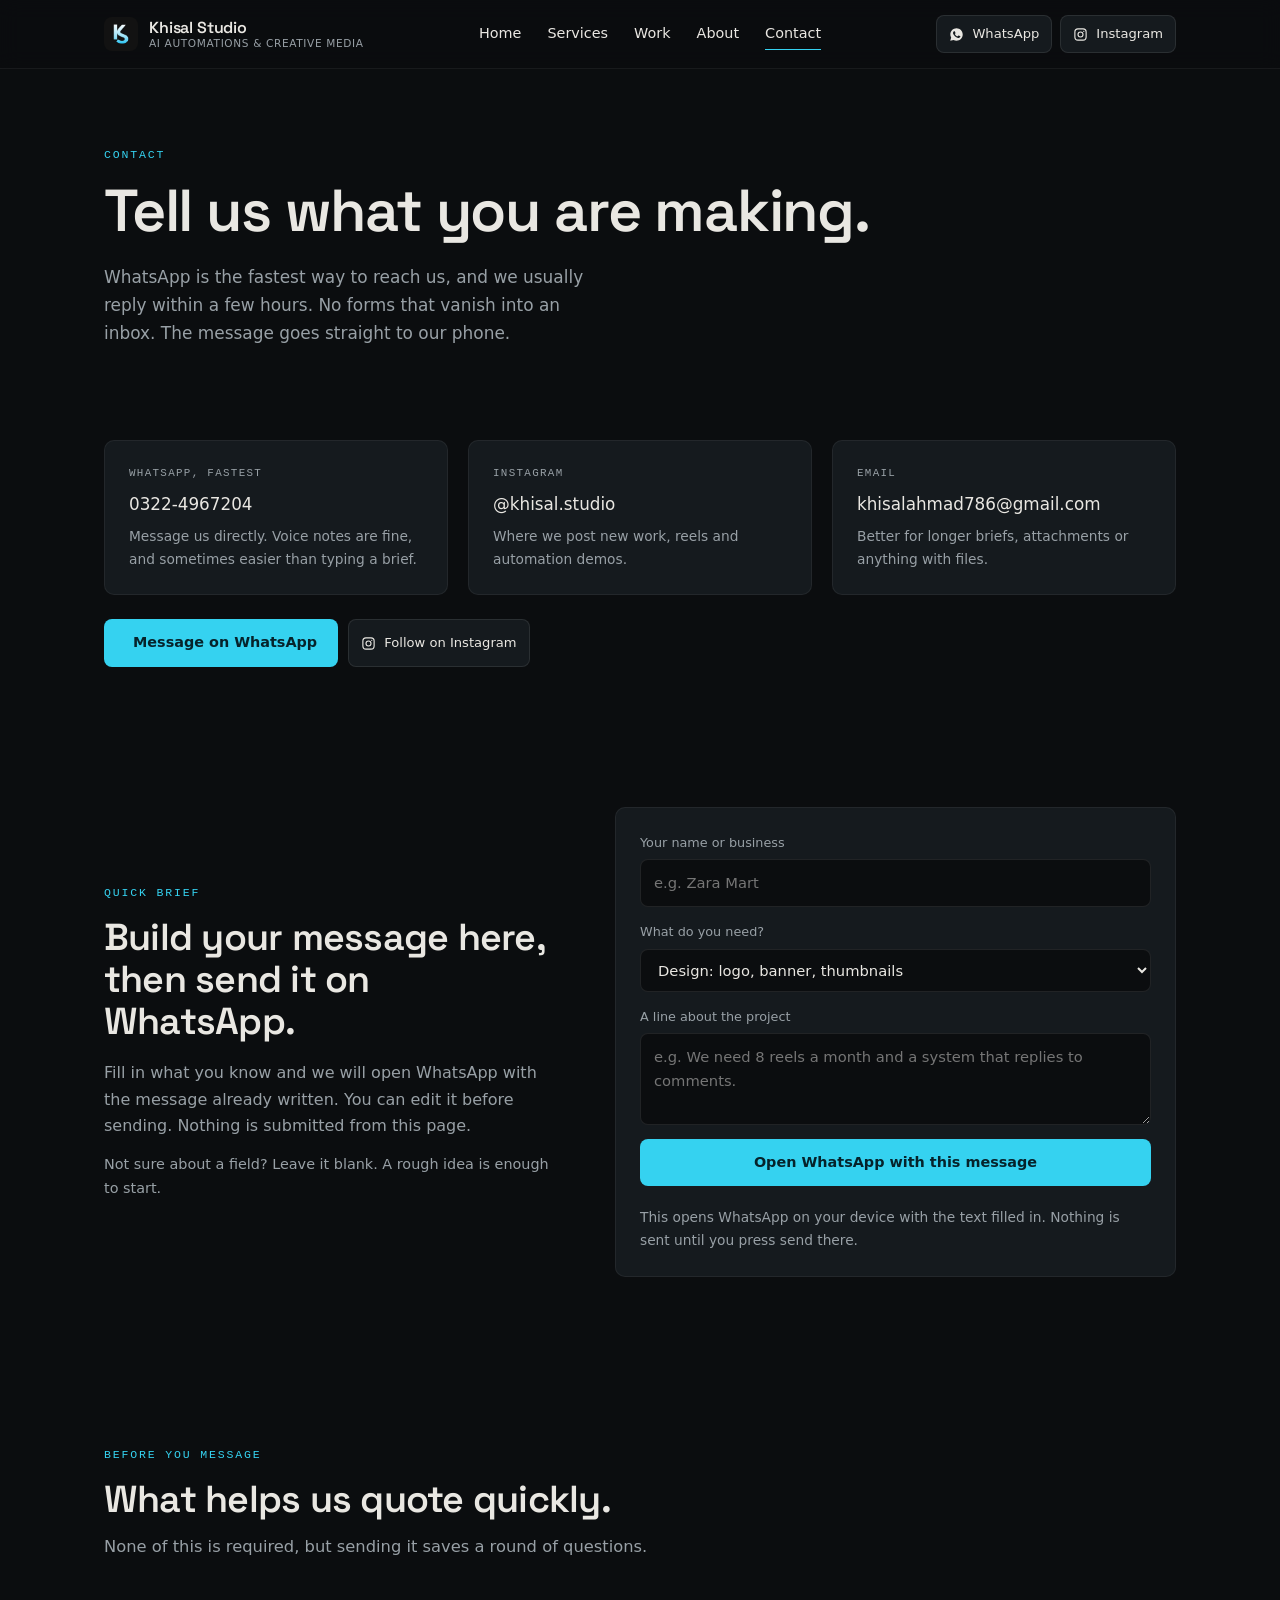
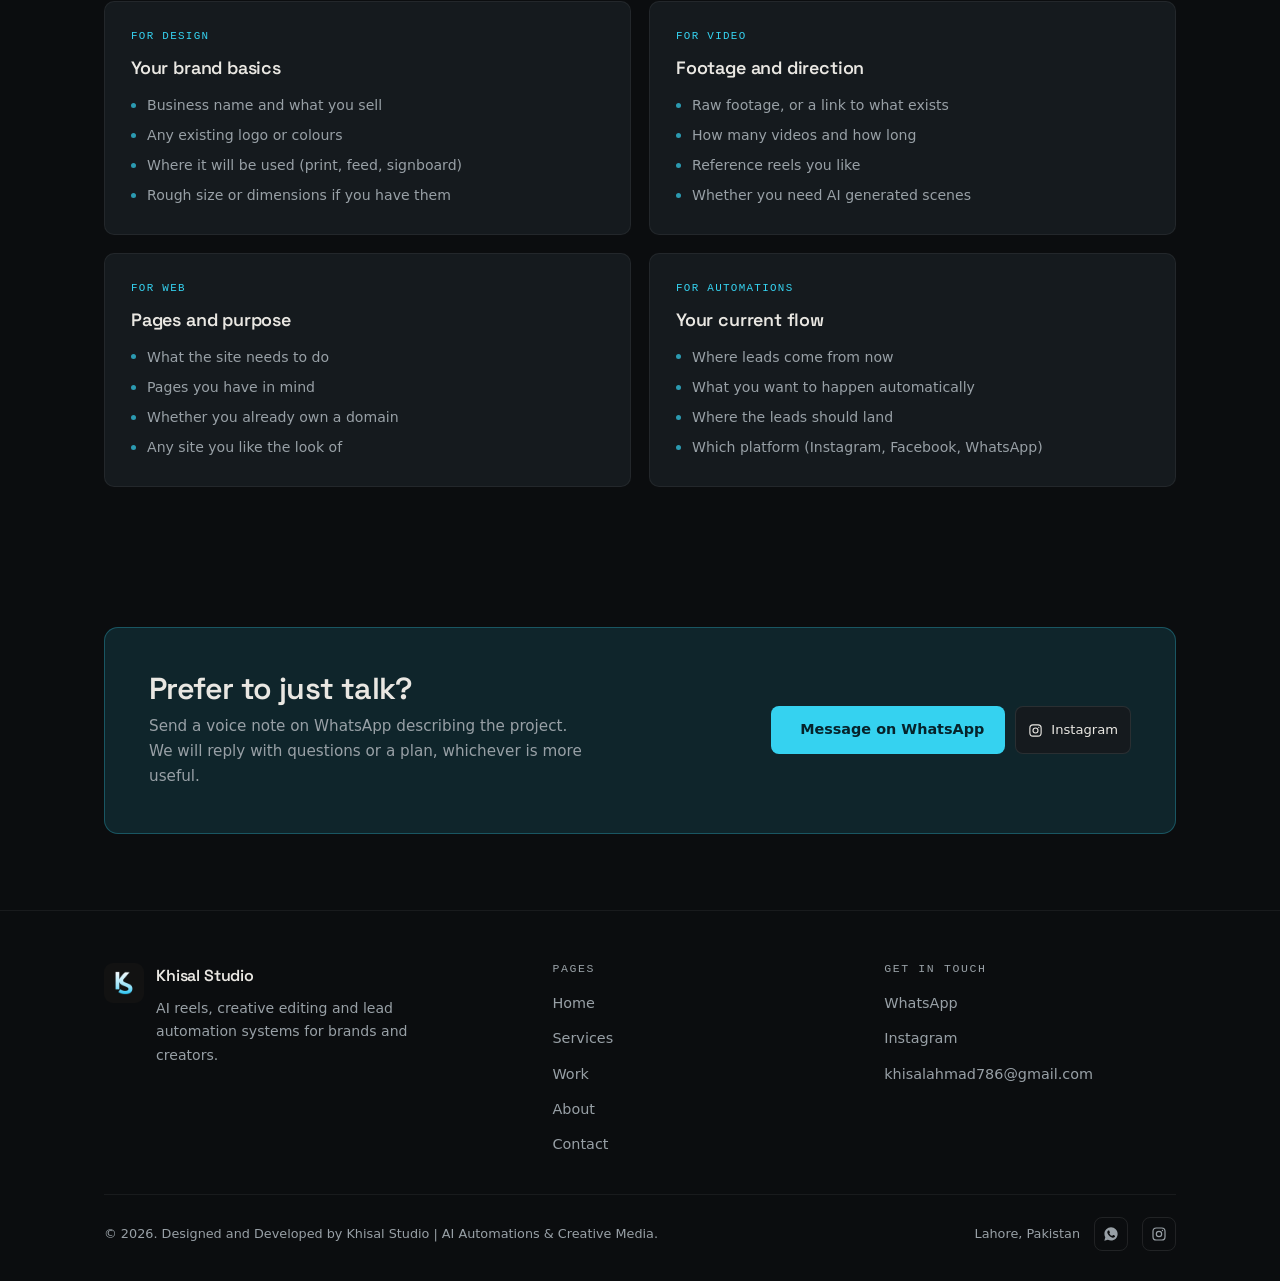
<file: contact.html>
<!DOCTYPE html>
<html lang="en">
<head>
<meta charset="UTF-8">
<meta name="viewport" content="width=device-width, initial-scale=1">
<title>Contact | Khisal Studio</title>
<meta name="description" content="Talk to Khisal Studio about AI reels, creative editing, websites or lead automation. WhatsApp 0322-4967204, Instagram @khisal.studio.">
<link rel="icon" href="images/logo.jpg">
<link rel="preconnect" href="https://fonts.googleapis.com">
<link rel="preconnect" href="https://fonts.gstatic.com" crossorigin>
<link href="https://fonts.googleapis.com/css2?family=Space+Grotesk:wght@500;600&display=swap" rel="stylesheet">
<link rel="stylesheet" href="styles.css">
</head>
<body>

<header class="site-header">
  <div class="wrap header-inner">
    <a class="brand" href="index.html">
      <img src="images/logo.jpg" alt="Khisal Studio logo">
      <span class="brand-text">
        <span class="brand-name">Khisal Studio</span>
        <span class="brand-sub">AI Automations &amp; Creative Media</span>
      </span>
    </a>
    <nav class="nav" id="nav">
      <a href="index.html" class="nav-link">Home</a>
      <a href="services.html" class="nav-link">Services</a>
      <a href="work.html" class="nav-link">Work</a>
      <a href="about.html" class="nav-link">About</a>
      <a href="contact.html" class="active nav-link">Contact</a>
    </nav>
    <div class="header-cta">
      <a class="btn btn-social btn-sm btn-whatsapp" href="https://wa.me/923224967204?text=Hi%20Khisal%20Studio%2C%20we%27d%20like%20to%20talk%20about%20a%20project." target="_blank" rel="noopener">
        <svg class="ico" viewBox="0 0 24 24" fill="currentColor" aria-hidden="true"><path d="M12.04 2C6.58 2 2.13 6.45 2.13 11.91c0 1.75.46 3.45 1.32 4.95L2 22l5.25-1.38a9.9 9.9 0 0 0 4.79 1.22h.01c5.46 0 9.91-4.45 9.91-9.91C21.96 6.45 17.5 2 12.04 2Zm5.8 14.06c-.24.68-1.4 1.3-1.93 1.35-.53.05-1.02.24-3.44-.72-2.9-1.15-4.72-4.15-4.86-4.34-.14-.19-1.15-1.53-1.15-2.92 0-1.39.73-2.07 1-2.35.26-.29.57-.36.76-.36.19 0 .38 0 .55.01.18.01.41-.07.64.49.24.58.81 1.99.88 2.13.07.14.12.31.02.5-.1.19-.15.31-.29.48-.14.17-.3.38-.43.51-.14.14-.29.29-.12.57.17.29.75 1.24 1.61 2.01 1.11.99 2.04 1.3 2.33 1.44.29.14.46.12.63-.07.17-.19.72-.84.91-1.13.19-.29.38-.24.64-.14.26.1 1.66.78 1.94.92.29.14.48.21.55.33.07.12.07.7-.17 1.38Z"/></svg>
        <span class="label">WhatsApp</span>
      </a>
      <a class="btn btn-social btn-sm btn-instagram" href="https://www.instagram.com/khisal.studio/" target="_blank" rel="noopener">
        <svg class="ico" viewBox="0 0 24 24" fill="none" stroke="currentColor" stroke-width="1.8" stroke-linecap="round" aria-hidden="true"><rect x="3" y="3" width="18" height="18" rx="5"/><circle cx="12" cy="12" r="4"/><circle cx="17.2" cy="6.8" r="1" fill="currentColor" stroke="none"/></svg>
        <span class="label">Instagram</span>
      </a>
      <button class="nav-toggle" id="navToggle" aria-label="Open menu" aria-expanded="false"><span></span></button>
    </div>
  </div>
</header>

<main>

  <section class="hero" style="padding-bottom:36px">
    <div class="wrap">
      <div class="eyebrow">Contact</div>
      <h1>Tell us what you are making.</h1>
      <p class="hero-lede" style="margin-top:18px">WhatsApp is the fastest way to reach us, and we usually reply within a few hours. No forms that vanish into an inbox. The message goes straight to our phone.</p>
    </div>
  </section>

  <!-- CONTACT CARDS -->
  <section class="tight">
    <div class="wrap">
      <div class="contact-grid">
        <div class="contact-card">
          <span class="label">WhatsApp, fastest</span>
          <a class="value" href="https://wa.me/923224967204?text=Hi%20Khisal%20Studio%2C%20we%27d%20like%20to%20talk%20about%20a%20project." target="_blank" rel="noopener">0322-4967204</a>
          <p>Message us directly. Voice notes are fine, and sometimes easier than typing a brief.</p>
        </div>

        <div class="contact-card">
          <span class="label">Instagram</span>
          <a class="value" href="https://www.instagram.com/khisal.studio/" target="_blank" rel="noopener">@khisal.studio</a>
          <p>Where we post new work, reels and automation demos.</p>
        </div>

        <div class="contact-card">
          <span class="label">Email</span>
          <a class="value" href="mailto:khisalahmad786@gmail.com">khisalahmad786@gmail.com</a>
          <p>Better for longer briefs, attachments or anything with files.</p>
        </div>
      </div>

      <div class="cta-actions" style="margin-top:24px">
        <a class="btn btn-primary" href="https://wa.me/923224967204?text=Hi%20Khisal%20Studio%2C%20we%27d%20like%20to%20talk%20about%20a%20project." target="_blank" rel="noopener">
          <svg class="ico" viewBox="0 0 24 24" fill="currentColor" aria-hidden="true"><path d="M12.04 2C6.58 2 2.13 6.45 2.13 11.91c0 1.75.46 3.45 1.32 4.95L2 22l5.25-1.38a9.9 9.9 0 0 0 4.79 1.22h.01c5.46 0 9.91-4.45 9.91-9.91C21.96 6.45 17.5 2 12.04 2Zm5.8 14.06c-.24.68-1.4 1.3-1.93 1.35-.53.05-1.02.24-3.44-.72-2.9-1.15-4.72-4.15-4.86-4.34-.14-.19-1.15-1.53-1.15-2.92 0-1.39.73-2.07 1-2.35.26-.29.57-.36.76-.36.19 0 .38 0 .55.01.18.01.41-.07.64.49.24.58.81 1.99.88 2.13.07.14.12.31.02.5-.1.19-.15.31-.29.48-.14.17-.3.38-.43.51-.14.14-.29.29-.12.57.17.29.75 1.24 1.61 2.01 1.11.99 2.04 1.3 2.33 1.44.29.14.46.12.63-.07.17-.19.72-.84.91-1.13.19-.29.38-.24.64-.14.26.1 1.66.78 1.94.92.29.14.48.21.55.33.07.12.07.7-.17 1.38Z"/></svg>
          Message on WhatsApp
        </a>
        <a class="btn btn-social btn-sm btn-instagram" href="https://www.instagram.com/khisal.studio/" target="_blank" rel="noopener">
          <svg class="ico" viewBox="0 0 24 24" fill="none" stroke="currentColor" stroke-width="1.8" stroke-linecap="round" aria-hidden="true"><rect x="3" y="3" width="18" height="18" rx="5"/><circle cx="12" cy="12" r="4"/><circle cx="17.2" cy="6.8" r="1" fill="currentColor" stroke="none"/></svg>
          <span class="label">Follow on Instagram</span>
        </a>
      </div>
    </div>
  </section>

  <!-- MESSAGE BUILDER -->
  <section>
    <div class="wrap">
      <div class="split">
        <div class="split-body">
          <div class="eyebrow">Quick brief</div>
          <h2>Build your message here, then send it on WhatsApp.</h2>
          <p>Fill in what you know and we will open WhatsApp with the message already written. You can edit it before sending. Nothing is submitted from this page.</p>
          <p style="font-size:0.9rem">Not sure about a field? Leave it blank. A rough idea is enough to start.</p>
        </div>

        <div class="contact-card">
          <div class="builder">
            <div class="field">
              <label for="bName">Your name or business</label>
              <input id="bName" type="text" placeholder="e.g. Zara Mart">
            </div>
            <div class="field">
              <label for="bService">What do you need?</label>
              <select id="bService">
                <option>Design: logo, banner, thumbnails</option>
                <option>Video: reels, shorts, YouTube edits</option>
                <option>Web: business or portfolio site</option>
                <option>Automations: comment to DM, lead capture</option>
                <option>Not sure yet, need advice</option>
              </select>
            </div>
            <div class="field">
              <label for="bDetail">A line about the project</label>
              <textarea id="bDetail" placeholder="e.g. We need 8 reels a month and a system that replies to comments."></textarea>
            </div>
            <a class="btn btn-primary" id="bSend" href="https://wa.me/923224967204" target="_blank" rel="noopener">Open WhatsApp with this message</a>
            <p class="builder-note">This opens WhatsApp on your device with the text filled in. Nothing is sent until you press send there.</p>
          </div>
        </div>
      </div>
    </div>
  </section>

  <!-- WHAT TO SEND -->
  <section>
    <div class="wrap">
      <div class="section-head">
        <div class="eyebrow">Before you message</div>
        <h2>What helps us quote quickly.</h2>
        <p>None of this is required, but sending it saves a round of questions.</p>
      </div>

      <div class="cards">
        <div class="card">
          <span class="tag">For design</span>
          <h3>Your brand basics</h3>
          <ul>
            <li>Business name and what you sell</li>
            <li>Any existing logo or colours</li>
            <li>Where it will be used (print, feed, signboard)</li>
            <li>Rough size or dimensions if you have them</li>
          </ul>
        </div>
        <div class="card">
          <span class="tag">For video</span>
          <h3>Footage and direction</h3>
          <ul>
            <li>Raw footage, or a link to what exists</li>
            <li>How many videos and how long</li>
            <li>Reference reels you like</li>
            <li>Whether you need AI generated scenes</li>
          </ul>
        </div>
        <div class="card">
          <span class="tag">For web</span>
          <h3>Pages and purpose</h3>
          <ul>
            <li>What the site needs to do</li>
            <li>Pages you have in mind</li>
            <li>Whether you already own a domain</li>
            <li>Any site you like the look of</li>
          </ul>
        </div>
        <div class="card">
          <span class="tag">For automations</span>
          <h3>Your current flow</h3>
          <ul>
            <li>Where leads come from now</li>
            <li>What you want to happen automatically</li>
            <li>Where the leads should land</li>
            <li>Which platform (Instagram, Facebook, WhatsApp)</li>
          </ul>
        </div>
      </div>
    </div>
  </section>

  <section class="tight">
    <div class="wrap">
      <div class="cta-band">
        <div>
          <h2>Prefer to just talk?</h2>
          <p>Send a voice note on WhatsApp describing the project. We will reply with questions or a plan, whichever is more useful.</p>
        </div>
        <div class="cta-actions">
          <a class="btn btn-primary" href="https://wa.me/923224967204?text=Hi%20Khisal%20Studio%2C%20we%27d%20like%20to%20talk%20about%20a%20project." target="_blank" rel="noopener">
            <svg class="ico" viewBox="0 0 24 24" fill="currentColor" aria-hidden="true"><path d="M12.04 2C6.58 2 2.13 6.45 2.13 11.91c0 1.75.46 3.45 1.32 4.95L2 22l5.25-1.38a9.9 9.9 0 0 0 4.79 1.22h.01c5.46 0 9.91-4.45 9.91-9.91C21.96 6.45 17.5 2 12.04 2Zm5.8 14.06c-.24.68-1.4 1.3-1.93 1.35-.53.05-1.02.24-3.44-.72-2.9-1.15-4.72-4.15-4.86-4.34-.14-.19-1.15-1.53-1.15-2.92 0-1.39.73-2.07 1-2.35.26-.29.57-.36.76-.36.19 0 .38 0 .55.01.18.01.41-.07.64.49.24.58.81 1.99.88 2.13.07.14.12.31.02.5-.1.19-.15.31-.29.48-.14.17-.3.38-.43.51-.14.14-.29.29-.12.57.17.29.75 1.24 1.61 2.01 1.11.99 2.04 1.3 2.33 1.44.29.14.46.12.63-.07.17-.19.72-.84.91-1.13.19-.29.38-.24.64-.14.26.1 1.66.78 1.94.92.29.14.48.21.55.33.07.12.07.7-.17 1.38Z"/></svg>
            Message on WhatsApp
          </a>
          <a class="btn btn-social btn-sm btn-instagram" href="https://www.instagram.com/khisal.studio/" target="_blank" rel="noopener">
            <svg class="ico" viewBox="0 0 24 24" fill="none" stroke="currentColor" stroke-width="1.8" stroke-linecap="round" aria-hidden="true"><rect x="3" y="3" width="18" height="18" rx="5"/><circle cx="12" cy="12" r="4"/><circle cx="17.2" cy="6.8" r="1" fill="currentColor" stroke="none"/></svg>
            <span class="label">Instagram</span>
          </a>
        </div>
      </div>
    </div>
  </section>

</main>

<footer class="site-footer">
  <div class="wrap">
    <div class="footer-top">
      <div class="footer-brand">
        <img src="images/logo.jpg" alt="Khisal Studio logo">
        <div>
          <div class="brand-name">Khisal Studio</div>
          <p>AI reels, creative editing and lead automation systems for brands and creators.</p>
        </div>
      </div>
      <div class="footer-col">
        <h4>Pages</h4>
        <ul>
          <li><a href="index.html">Home</a></li>
          <li><a href="services.html">Services</a></li>
          <li><a href="work.html">Work</a></li>
          <li><a href="about.html">About</a></li>
          <li><a href="contact.html">Contact</a></li>
        </ul>
      </div>
      <div class="footer-col">
        <h4>Get in touch</h4>
        <ul>
          <li><a href="https://wa.me/923224967204" target="_blank" rel="noopener">WhatsApp</a></li>
          <li><a href="https://www.instagram.com/khisal.studio/" target="_blank" rel="noopener">Instagram</a></li>
          <li><a href="mailto:khisalahmad786@gmail.com">khisalahmad786@gmail.com</a></li>
        </ul>
      </div>
    </div>
    <div class="footer-bottom">
      <span>&copy; 2026. Designed and Developed by Khisal Studio | AI Automations &amp; Creative Media.</span>
      <div class="footer-bottom-right">
        <span>Lahore, Pakistan</span>
        <a class="social-icon" href="https://wa.me/923224967204" target="_blank" rel="noopener" aria-label="WhatsApp">
          <svg class="ico" viewBox="0 0 24 24" fill="currentColor" aria-hidden="true"><path d="M12.04 2C6.58 2 2.13 6.45 2.13 11.91c0 1.75.46 3.45 1.32 4.95L2 22l5.25-1.38a9.9 9.9 0 0 0 4.79 1.22h.01c5.46 0 9.91-4.45 9.91-9.91C21.96 6.45 17.5 2 12.04 2Zm5.8 14.06c-.24.68-1.4 1.3-1.93 1.35-.53.05-1.02.24-3.44-.72-2.9-1.15-4.72-4.15-4.86-4.34-.14-.19-1.15-1.53-1.15-2.92 0-1.39.73-2.07 1-2.35.26-.29.57-.36.76-.36.19 0 .38 0 .55.01.18.01.41-.07.64.49.24.58.81 1.99.88 2.13.07.14.12.31.02.5-.1.19-.15.31-.29.48-.14.17-.3.38-.43.51-.14.14-.29.29-.12.57.17.29.75 1.24 1.61 2.01 1.11.99 2.04 1.3 2.33 1.44.29.14.46.12.63-.07.17-.19.72-.84.91-1.13.19-.29.38-.24.64-.14.26.1 1.66.78 1.94.92.29.14.48.21.55.33.07.12.07.7-.17 1.38Z"/></svg>
        </a>
        <a class="social-icon" href="https://www.instagram.com/khisal.studio/" target="_blank" rel="noopener" aria-label="Instagram">
          <svg class="ico" viewBox="0 0 24 24" fill="none" stroke="currentColor" stroke-width="1.8" stroke-linecap="round" aria-hidden="true"><rect x="3" y="3" width="18" height="18" rx="5"/><circle cx="12" cy="12" r="4"/><circle cx="17.2" cy="6.8" r="1" fill="currentColor" stroke="none"/></svg>
        </a>
      </div>
    </div>
  </div>
</footer>

<script>
(function () {
  var toggle = document.getElementById('navToggle');
  var nav = document.getElementById('nav');
  if (toggle && nav) {
    toggle.addEventListener('click', function () {
      var open = nav.classList.toggle('open');
      toggle.setAttribute('aria-expanded', open ? 'true' : 'false');
      toggle.setAttribute('aria-label', open ? 'Close menu' : 'Open menu');
    });
  }

  var nameEl = document.getElementById('bName');
  var serviceEl = document.getElementById('bService');
  var detailEl = document.getElementById('bDetail');
  var sendEl = document.getElementById('bSend');

  function build() {
    var name = (nameEl.value || '').trim();
    var service = serviceEl.value;
    var detail = (detailEl.value || '').trim();

    var lines = ['Hi Khisal Studio,'];
    if (name) lines.push('This is ' + name + '.');
    lines.push('We are interested in: ' + service + '.');
    if (detail) lines.push(detail);
    lines.push('Could you let us know the next step?');

    sendEl.href = 'https://wa.me/923224967204?text=' + encodeURIComponent(lines.join('\n'));
  }

  [nameEl, serviceEl, detailEl].forEach(function (el) {
    el.addEventListener('input', build);
    el.addEventListener('change', build);
  });
  build();
})();
</script>

</body>
</html>
</file>
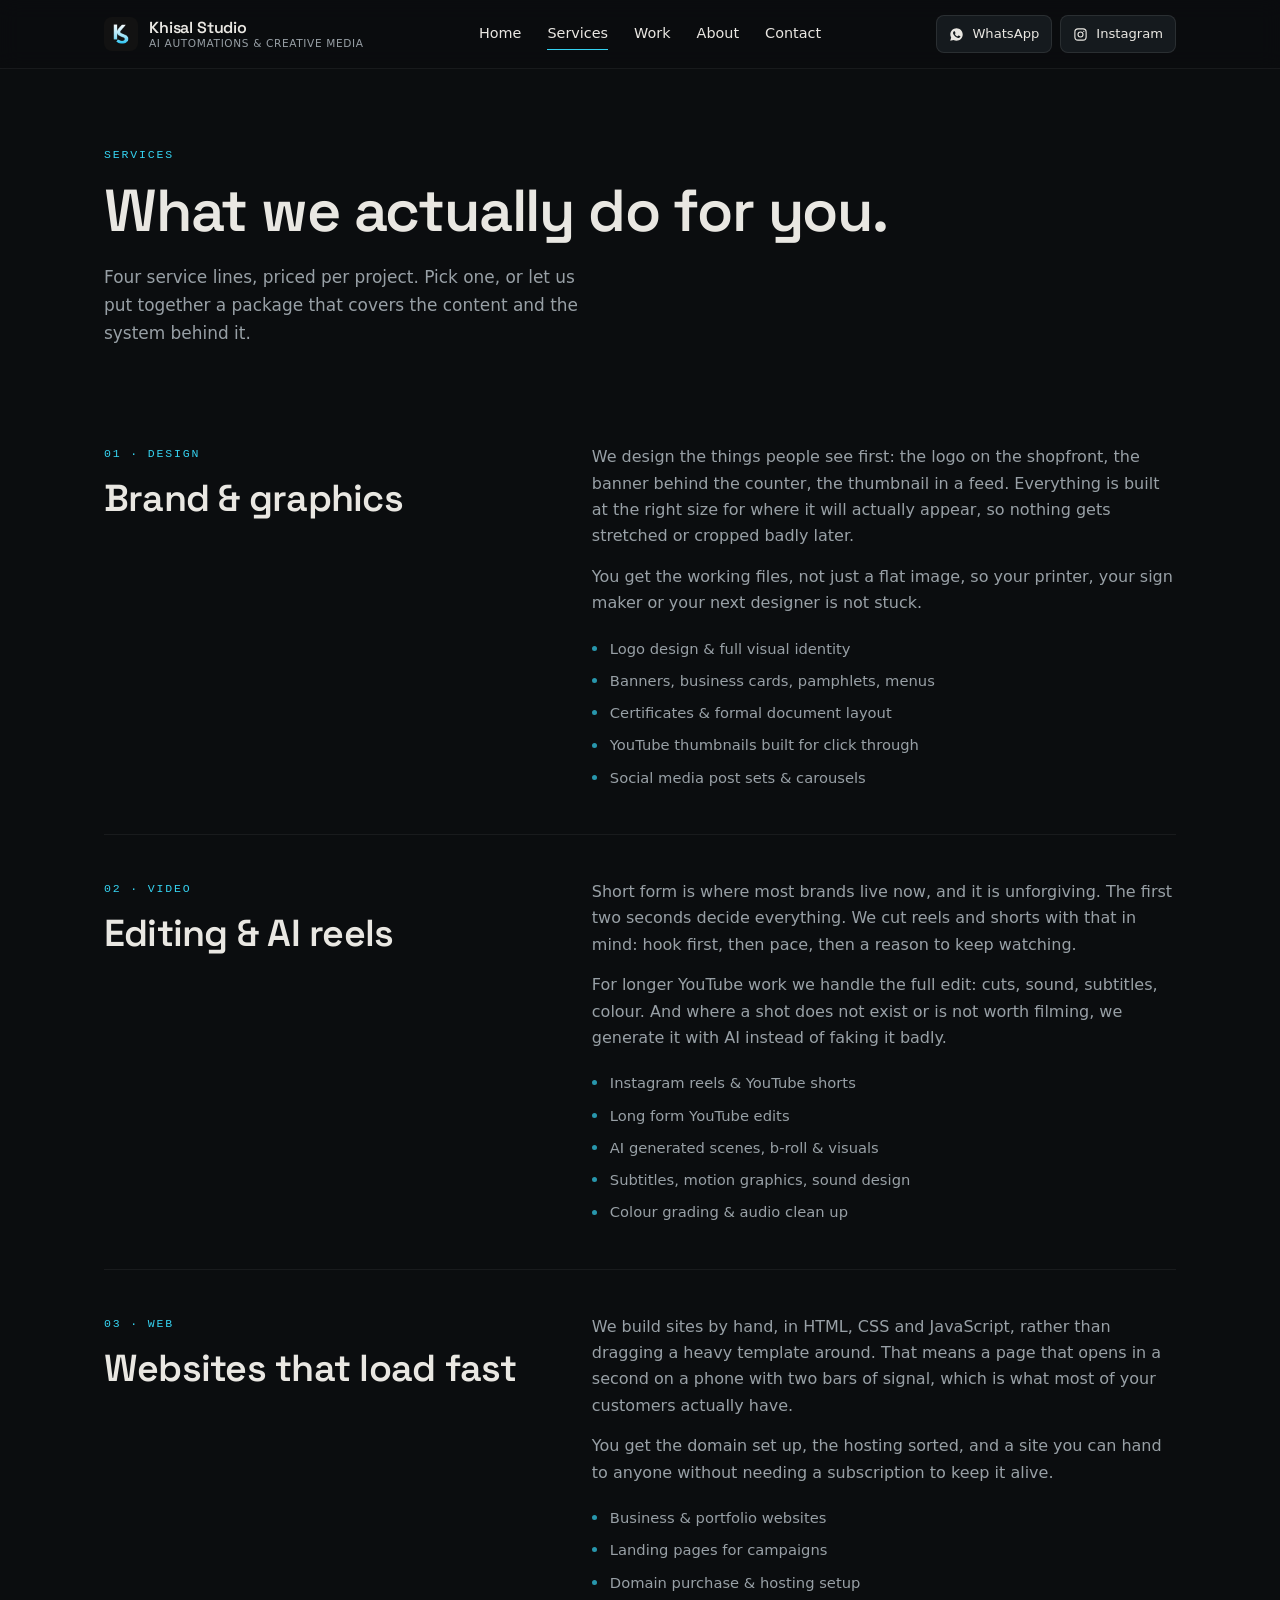
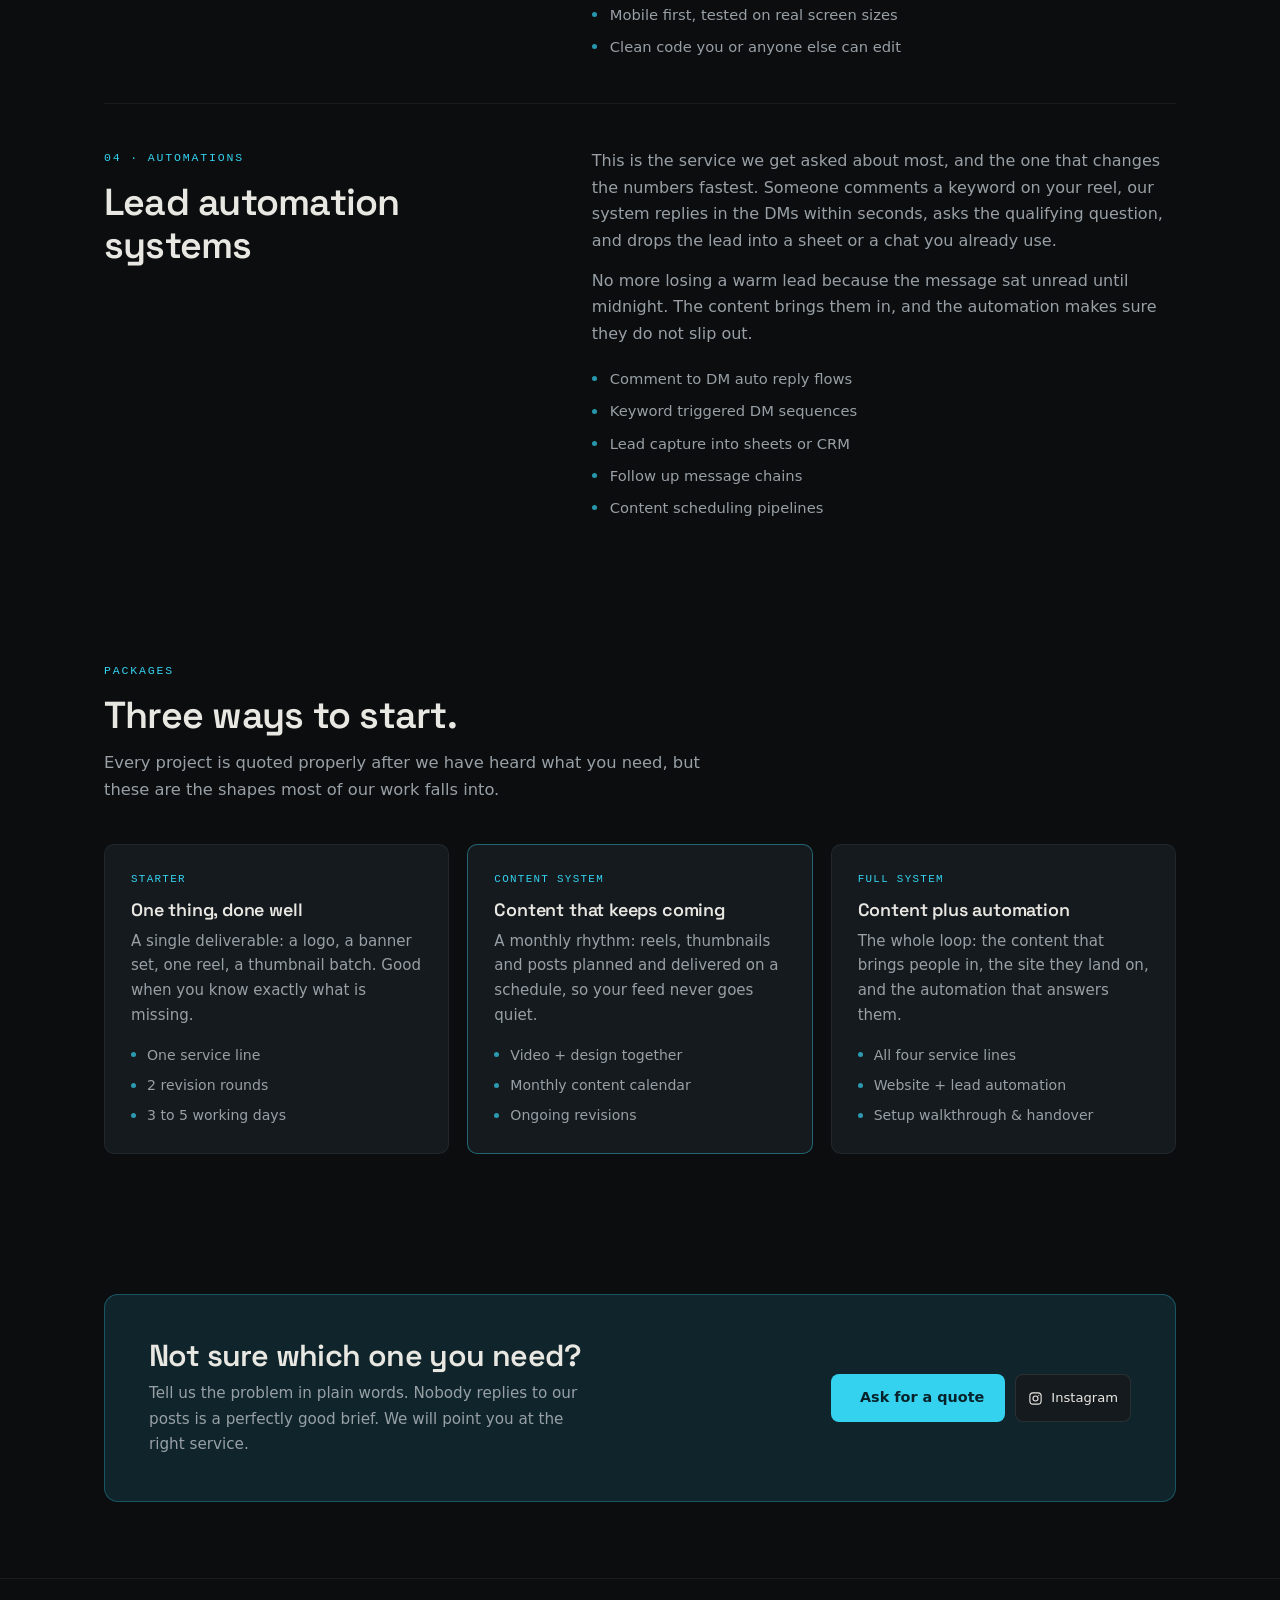
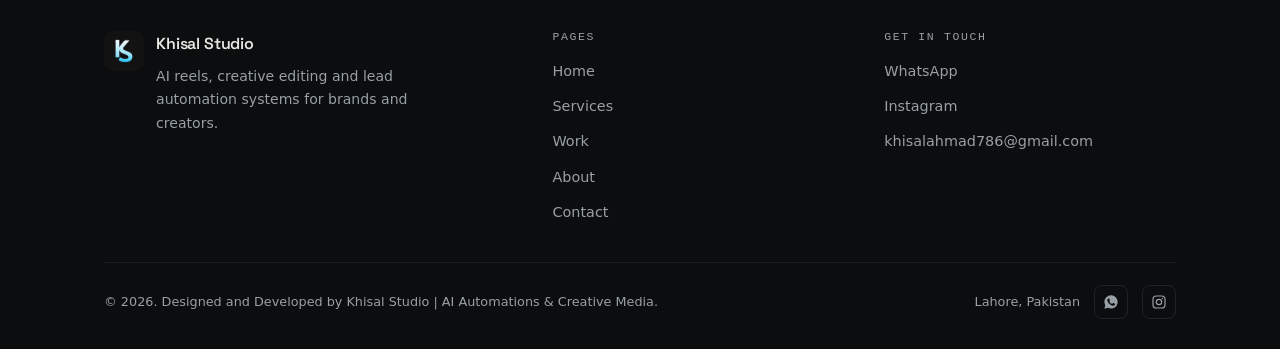
<file: services.html>
<!DOCTYPE html>
<html lang="en">
<head>
<meta charset="UTF-8">
<meta name="viewport" content="width=device-width, initial-scale=1">
<title>Services | Khisal Studio</title>
<meta name="description" content="Design, video, web and automation services from Khisal Studio: logos, AI reels, YouTube edits, websites and lead automation systems for brands and creators.">
<link rel="icon" href="images/logo.jpg">
<link rel="preconnect" href="https://fonts.googleapis.com">
<link rel="preconnect" href="https://fonts.gstatic.com" crossorigin>
<link href="https://fonts.googleapis.com/css2?family=Space+Grotesk:wght@500;600&display=swap" rel="stylesheet">
<link rel="stylesheet" href="styles.css">
</head>
<body>

<header class="site-header">
  <div class="wrap header-inner">
    <a class="brand" href="index.html">
      <img src="images/logo.jpg" alt="Khisal Studio logo">
      <span class="brand-text">
        <span class="brand-name">Khisal Studio</span>
        <span class="brand-sub">AI Automations &amp; Creative Media</span>
      </span>
    </a>
    <nav class="nav" id="nav">
      <a href="index.html" class="nav-link">Home</a>
      <a href="services.html" class="active nav-link">Services</a>
      <a href="work.html" class="nav-link">Work</a>
      <a href="about.html" class="nav-link">About</a>
      <a href="contact.html" class="nav-link">Contact</a>
    </nav>
    <div class="header-cta">
      <a class="btn btn-social btn-sm btn-whatsapp" href="https://wa.me/923224967204?text=Hi%20Khisal%20Studio%2C%20we%27d%20like%20to%20talk%20about%20a%20project." target="_blank" rel="noopener">
        <svg class="ico" viewBox="0 0 24 24" fill="currentColor" aria-hidden="true"><path d="M12.04 2C6.58 2 2.13 6.45 2.13 11.91c0 1.75.46 3.45 1.32 4.95L2 22l5.25-1.38a9.9 9.9 0 0 0 4.79 1.22h.01c5.46 0 9.91-4.45 9.91-9.91C21.96 6.45 17.5 2 12.04 2Zm5.8 14.06c-.24.68-1.4 1.3-1.93 1.35-.53.05-1.02.24-3.44-.72-2.9-1.15-4.72-4.15-4.86-4.34-.14-.19-1.15-1.53-1.15-2.92 0-1.39.73-2.07 1-2.35.26-.29.57-.36.76-.36.19 0 .38 0 .55.01.18.01.41-.07.64.49.24.58.81 1.99.88 2.13.07.14.12.31.02.5-.1.19-.15.31-.29.48-.14.17-.3.38-.43.51-.14.14-.29.29-.12.57.17.29.75 1.24 1.61 2.01 1.11.99 2.04 1.3 2.33 1.44.29.14.46.12.63-.07.17-.19.72-.84.91-1.13.19-.29.38-.24.64-.14.26.1 1.66.78 1.94.92.29.14.48.21.55.33.07.12.07.7-.17 1.38Z"/></svg>
        <span class="label">WhatsApp</span>
      </a>
      <a class="btn btn-social btn-sm btn-instagram" href="https://www.instagram.com/khisal.studio/" target="_blank" rel="noopener">
        <svg class="ico" viewBox="0 0 24 24" fill="none" stroke="currentColor" stroke-width="1.8" stroke-linecap="round" aria-hidden="true"><rect x="3" y="3" width="18" height="18" rx="5"/><circle cx="12" cy="12" r="4"/><circle cx="17.2" cy="6.8" r="1" fill="currentColor" stroke="none"/></svg>
        <span class="label">Instagram</span>
      </a>
      <button class="nav-toggle" id="navToggle" aria-label="Open menu" aria-expanded="false"><span></span></button>
    </div>
  </div>
</header>

<main>

  <section class="hero" style="padding-bottom:40px">
    <div class="wrap">
      <div class="eyebrow">Services</div>
      <h1>What we actually do for you.</h1>
      <p class="hero-lede" style="margin-top:18px">Four service lines, priced per project. Pick one, or let us put together a package that covers the content and the system behind it.</p>
    </div>
  </section>

  <section class="tight">
    <div class="wrap">

      <!-- DESIGN -->
      <div class="svc">
        <div class="svc-head">
          <div class="eyebrow">01 &middot; Design</div>
          <h2>Brand &amp; graphics</h2>
        </div>
        <div class="svc-body">
          <p>We design the things people see first: the logo on the shopfront, the banner behind the counter, the thumbnail in a feed. Everything is built at the right size for where it will actually appear, so nothing gets stretched or cropped badly later.</p>
          <p>You get the working files, not just a flat image, so your printer, your sign maker or your next designer is not stuck.</p>
          <ul class="svc-list">
            <li>Logo design &amp; full visual identity</li>
            <li>Banners, business cards, pamphlets, menus</li>
            <li>Certificates &amp; formal document layout</li>
            <li>YouTube thumbnails built for click through</li>
            <li>Social media post sets &amp; carousels</li>
          </ul>
        </div>
      </div>

      <!-- VIDEO -->
      <div class="svc">
        <div class="svc-head">
          <div class="eyebrow">02 &middot; Video</div>
          <h2>Editing &amp; AI reels</h2>
        </div>
        <div class="svc-body">
          <p>Short form is where most brands live now, and it is unforgiving. The first two seconds decide everything. We cut reels and shorts with that in mind: hook first, then pace, then a reason to keep watching.</p>
          <p>For longer YouTube work we handle the full edit: cuts, sound, subtitles, colour. And where a shot does not exist or is not worth filming, we generate it with AI instead of faking it badly.</p>
          <ul class="svc-list">
            <li>Instagram reels &amp; YouTube shorts</li>
            <li>Long form YouTube edits</li>
            <li>AI generated scenes, b-roll &amp; visuals</li>
            <li>Subtitles, motion graphics, sound design</li>
            <li>Colour grading &amp; audio clean up</li>
          </ul>
        </div>
      </div>

      <!-- WEB -->
      <div class="svc">
        <div class="svc-head">
          <div class="eyebrow">03 &middot; Web</div>
          <h2>Websites that load fast</h2>
        </div>
        <div class="svc-body">
          <p>We build sites by hand, in HTML, CSS and JavaScript, rather than dragging a heavy template around. That means a page that opens in a second on a phone with two bars of signal, which is what most of your customers actually have.</p>
          <p>You get the domain set up, the hosting sorted, and a site you can hand to anyone without needing a subscription to keep it alive.</p>
          <ul class="svc-list">
            <li>Business &amp; portfolio websites</li>
            <li>Landing pages for campaigns</li>
            <li>Domain purchase &amp; hosting setup</li>
            <li>Mobile first, tested on real screen sizes</li>
            <li>Clean code you or anyone else can edit</li>
          </ul>
        </div>
      </div>

      <!-- AUTOMATIONS -->
      <div class="svc">
        <div class="svc-head">
          <div class="eyebrow">04 &middot; Automations</div>
          <h2>Lead automation systems</h2>
        </div>
        <div class="svc-body">
          <p>This is the service we get asked about most, and the one that changes the numbers fastest. Someone comments a keyword on your reel, our system replies in the DMs within seconds, asks the qualifying question, and drops the lead into a sheet or a chat you already use.</p>
          <p>No more losing a warm lead because the message sat unread until midnight. The content brings them in, and the automation makes sure they do not slip out.</p>
          <ul class="svc-list">
            <li>Comment to DM auto reply flows</li>
            <li>Keyword triggered DM sequences</li>
            <li>Lead capture into sheets or CRM</li>
            <li>Follow up message chains</li>
            <li>Content scheduling pipelines</li>
          </ul>
        </div>
      </div>

    </div>
  </section>

  <!-- PACKAGES -->
  <section>
    <div class="wrap">
      <div class="section-head">
        <div class="eyebrow">Packages</div>
        <h2>Three ways to start.</h2>
        <p>Every project is quoted properly after we have heard what you need, but these are the shapes most of our work falls into.</p>
      </div>

      <div class="cards cards-3">
        <div class="card">
          <span class="tag">Starter</span>
          <h3>One thing, done well</h3>
          <p>A single deliverable: a logo, a banner set, one reel, a thumbnail batch. Good when you know exactly what is missing.</p>
          <ul>
            <li>One service line</li>
            <li>2 revision rounds</li>
            <li>3 to 5 working days</li>
          </ul>
        </div>
        <div class="card" style="border-color:rgba(53,210,240,0.4)">
          <span class="tag">Content system</span>
          <h3>Content that keeps coming</h3>
          <p>A monthly rhythm: reels, thumbnails and posts planned and delivered on a schedule, so your feed never goes quiet.</p>
          <ul>
            <li>Video + design together</li>
            <li>Monthly content calendar</li>
            <li>Ongoing revisions</li>
          </ul>
        </div>
        <div class="card">
          <span class="tag">Full system</span>
          <h3>Content plus automation</h3>
          <p>The whole loop: the content that brings people in, the site they land on, and the automation that answers them.</p>
          <ul>
            <li>All four service lines</li>
            <li>Website + lead automation</li>
            <li>Setup walkthrough &amp; handover</li>
          </ul>
        </div>
      </div>
    </div>
  </section>

  <!-- CTA -->
  <section class="tight">
    <div class="wrap">
      <div class="cta-band">
        <div>
          <h2>Not sure which one you need?</h2>
          <p>Tell us the problem in plain words. Nobody replies to our posts is a perfectly good brief. We will point you at the right service.</p>
        </div>
        <div class="cta-actions">
          <a class="btn btn-primary" href="https://wa.me/923224967204?text=Hi%20Khisal%20Studio%2C%20we%27d%20like%20a%20quote." target="_blank" rel="noopener">
            <svg class="ico" viewBox="0 0 24 24" fill="currentColor" aria-hidden="true"><path d="M12.04 2C6.58 2 2.13 6.45 2.13 11.91c0 1.75.46 3.45 1.32 4.95L2 22l5.25-1.38a9.9 9.9 0 0 0 4.79 1.22h.01c5.46 0 9.91-4.45 9.91-9.91C21.96 6.45 17.5 2 12.04 2Zm5.8 14.06c-.24.68-1.4 1.3-1.93 1.35-.53.05-1.02.24-3.44-.72-2.9-1.15-4.72-4.15-4.86-4.34-.14-.19-1.15-1.53-1.15-2.92 0-1.39.73-2.07 1-2.35.26-.29.57-.36.76-.36.19 0 .38 0 .55.01.18.01.41-.07.64.49.24.58.81 1.99.88 2.13.07.14.12.31.02.5-.1.19-.15.31-.29.48-.14.17-.3.38-.43.51-.14.14-.29.29-.12.57.17.29.75 1.24 1.61 2.01 1.11.99 2.04 1.3 2.33 1.44.29.14.46.12.63-.07.17-.19.72-.84.91-1.13.19-.29.38-.24.64-.14.26.1 1.66.78 1.94.92.29.14.48.21.55.33.07.12.07.7-.17 1.38Z"/></svg>
            Ask for a quote
          </a>
          <a class="btn btn-social btn-sm btn-instagram" href="https://www.instagram.com/khisal.studio/" target="_blank" rel="noopener">
            <svg class="ico" viewBox="0 0 24 24" fill="none" stroke="currentColor" stroke-width="1.8" stroke-linecap="round" aria-hidden="true"><rect x="3" y="3" width="18" height="18" rx="5"/><circle cx="12" cy="12" r="4"/><circle cx="17.2" cy="6.8" r="1" fill="currentColor" stroke="none"/></svg>
            <span class="label">Instagram</span>
          </a>
        </div>
      </div>
    </div>
  </section>

</main>

<footer class="site-footer">
  <div class="wrap">
    <div class="footer-top">
      <div class="footer-brand">
        <img src="images/logo.jpg" alt="Khisal Studio logo">
        <div>
          <div class="brand-name">Khisal Studio</div>
          <p>AI reels, creative editing and lead automation systems for brands and creators.</p>
        </div>
      </div>
      <div class="footer-col">
        <h4>Pages</h4>
        <ul>
          <li><a href="index.html">Home</a></li>
          <li><a href="services.html">Services</a></li>
          <li><a href="work.html">Work</a></li>
          <li><a href="about.html">About</a></li>
          <li><a href="contact.html">Contact</a></li>
        </ul>
      </div>
      <div class="footer-col">
        <h4>Get in touch</h4>
        <ul>
          <li><a href="https://wa.me/923224967204" target="_blank" rel="noopener">WhatsApp</a></li>
          <li><a href="https://www.instagram.com/khisal.studio/" target="_blank" rel="noopener">Instagram</a></li>
          <li><a href="mailto:khisalahmad786@gmail.com">khisalahmad786@gmail.com</a></li>
        </ul>
      </div>
    </div>
    <div class="footer-bottom">
      <span>&copy; 2026. Designed and Developed by Khisal Studio | AI Automations &amp; Creative Media.</span>
      <div class="footer-bottom-right">
        <span>Lahore, Pakistan</span>
        <a class="social-icon" href="https://wa.me/923224967204" target="_blank" rel="noopener" aria-label="WhatsApp">
          <svg class="ico" viewBox="0 0 24 24" fill="currentColor" aria-hidden="true"><path d="M12.04 2C6.58 2 2.13 6.45 2.13 11.91c0 1.75.46 3.45 1.32 4.95L2 22l5.25-1.38a9.9 9.9 0 0 0 4.79 1.22h.01c5.46 0 9.91-4.45 9.91-9.91C21.96 6.45 17.5 2 12.04 2Zm5.8 14.06c-.24.68-1.4 1.3-1.93 1.35-.53.05-1.02.24-3.44-.72-2.9-1.15-4.72-4.15-4.86-4.34-.14-.19-1.15-1.53-1.15-2.92 0-1.39.73-2.07 1-2.35.26-.29.57-.36.76-.36.19 0 .38 0 .55.01.18.01.41-.07.64.49.24.58.81 1.99.88 2.13.07.14.12.31.02.5-.1.19-.15.31-.29.48-.14.17-.3.38-.43.51-.14.14-.29.29-.12.57.17.29.75 1.24 1.61 2.01 1.11.99 2.04 1.3 2.33 1.44.29.14.46.12.63-.07.17-.19.72-.84.91-1.13.19-.29.38-.24.64-.14.26.1 1.66.78 1.94.92.29.14.48.21.55.33.07.12.07.7-.17 1.38Z"/></svg>
        </a>
        <a class="social-icon" href="https://www.instagram.com/khisal.studio/" target="_blank" rel="noopener" aria-label="Instagram">
          <svg class="ico" viewBox="0 0 24 24" fill="none" stroke="currentColor" stroke-width="1.8" stroke-linecap="round" aria-hidden="true"><rect x="3" y="3" width="18" height="18" rx="5"/><circle cx="12" cy="12" r="4"/><circle cx="17.2" cy="6.8" r="1" fill="currentColor" stroke="none"/></svg>
        </a>
      </div>
    </div>
  </div>
</footer>

<script>
(function () {
  var toggle = document.getElementById('navToggle');
  var nav = document.getElementById('nav');
  if (toggle && nav) {
    toggle.addEventListener('click', function () {
      var open = nav.classList.toggle('open');
      toggle.setAttribute('aria-expanded', open ? 'true' : 'false');
      toggle.setAttribute('aria-label', open ? 'Close menu' : 'Open menu');
    });
  }
})();
</script>

</body>
</html>
</file>
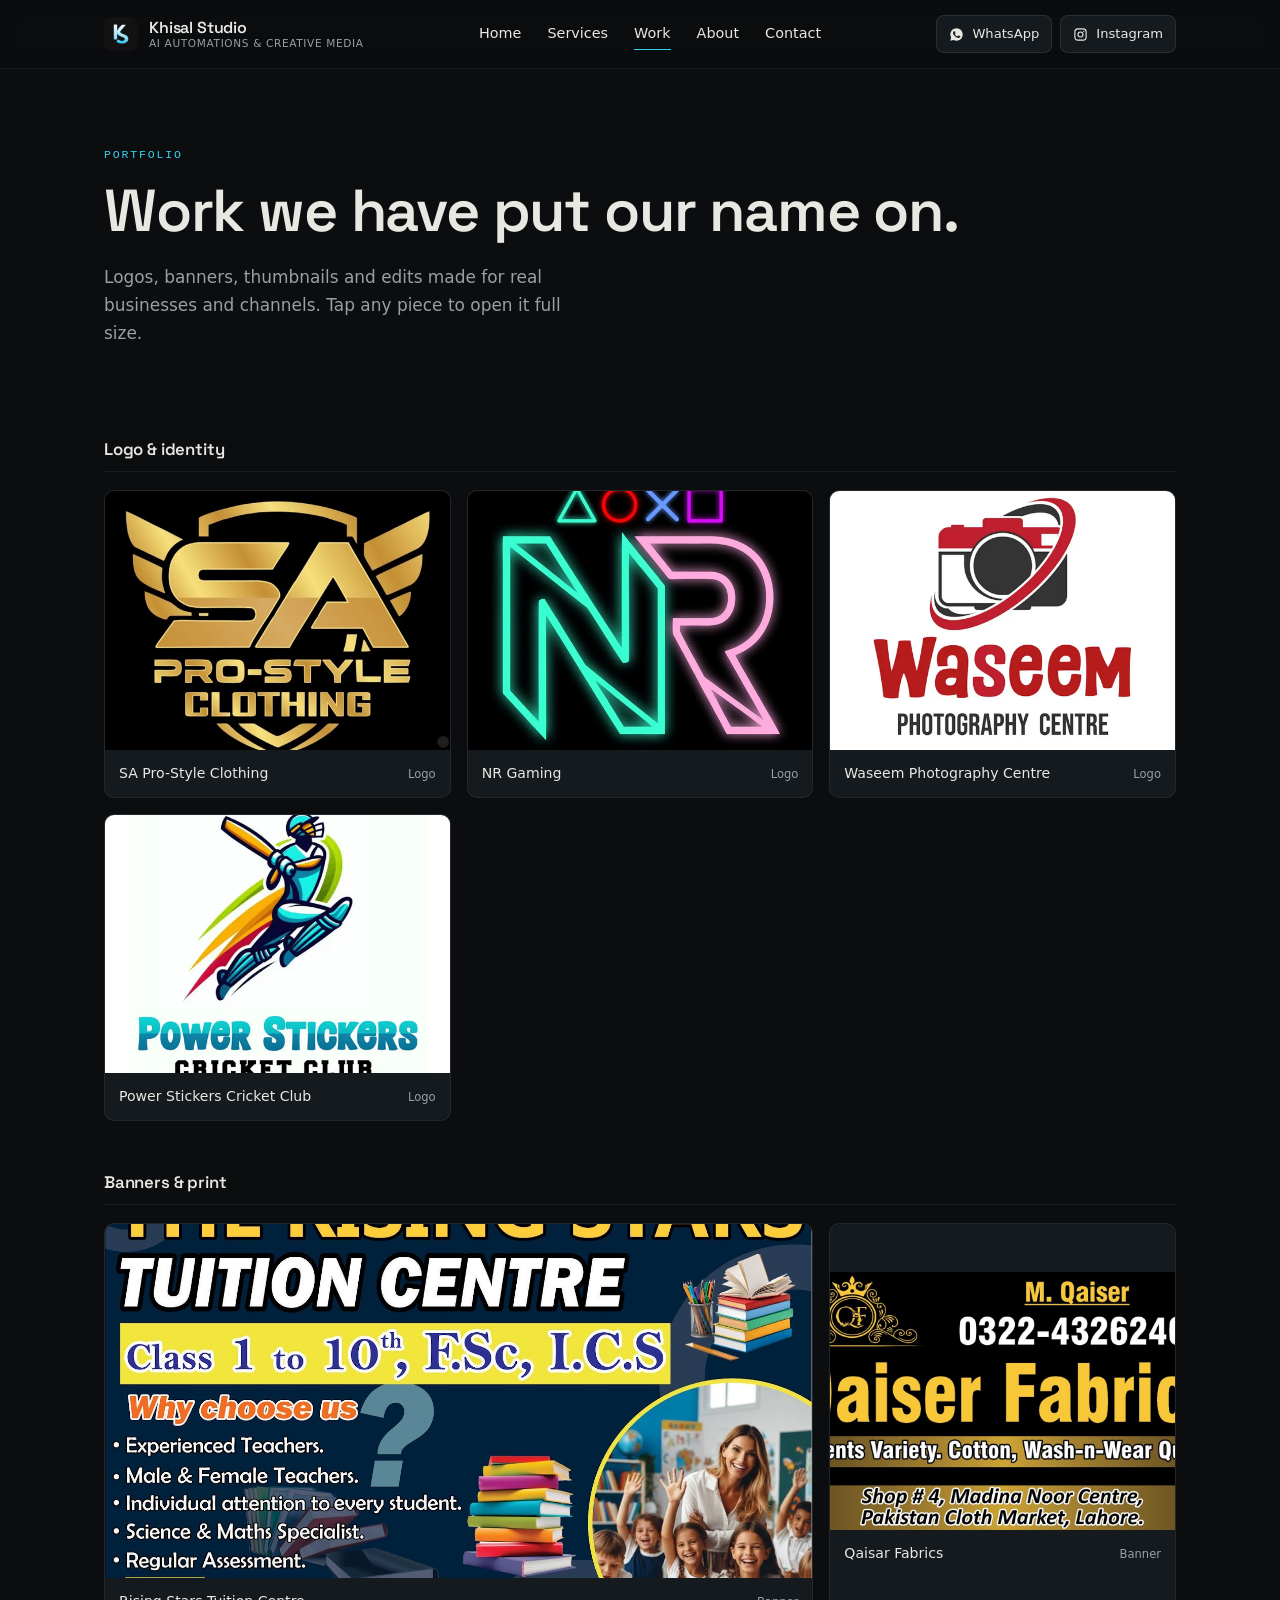
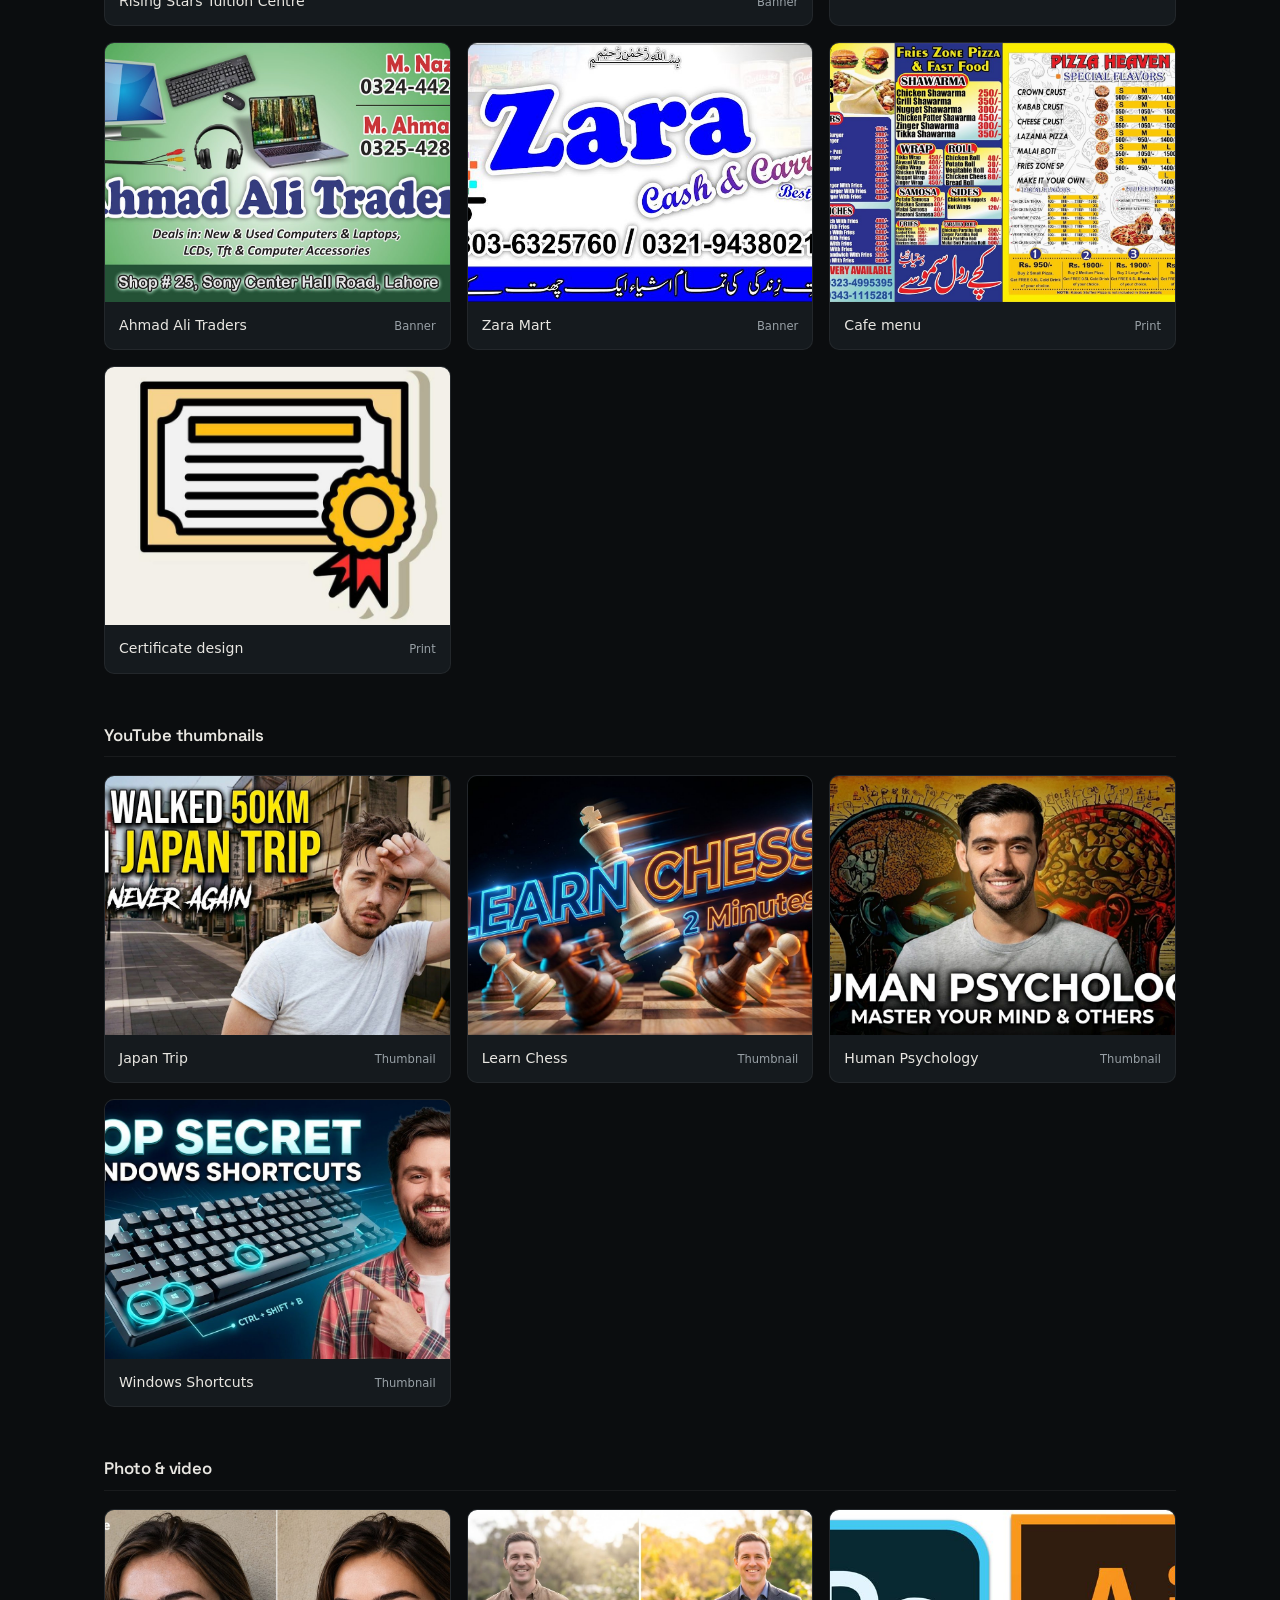
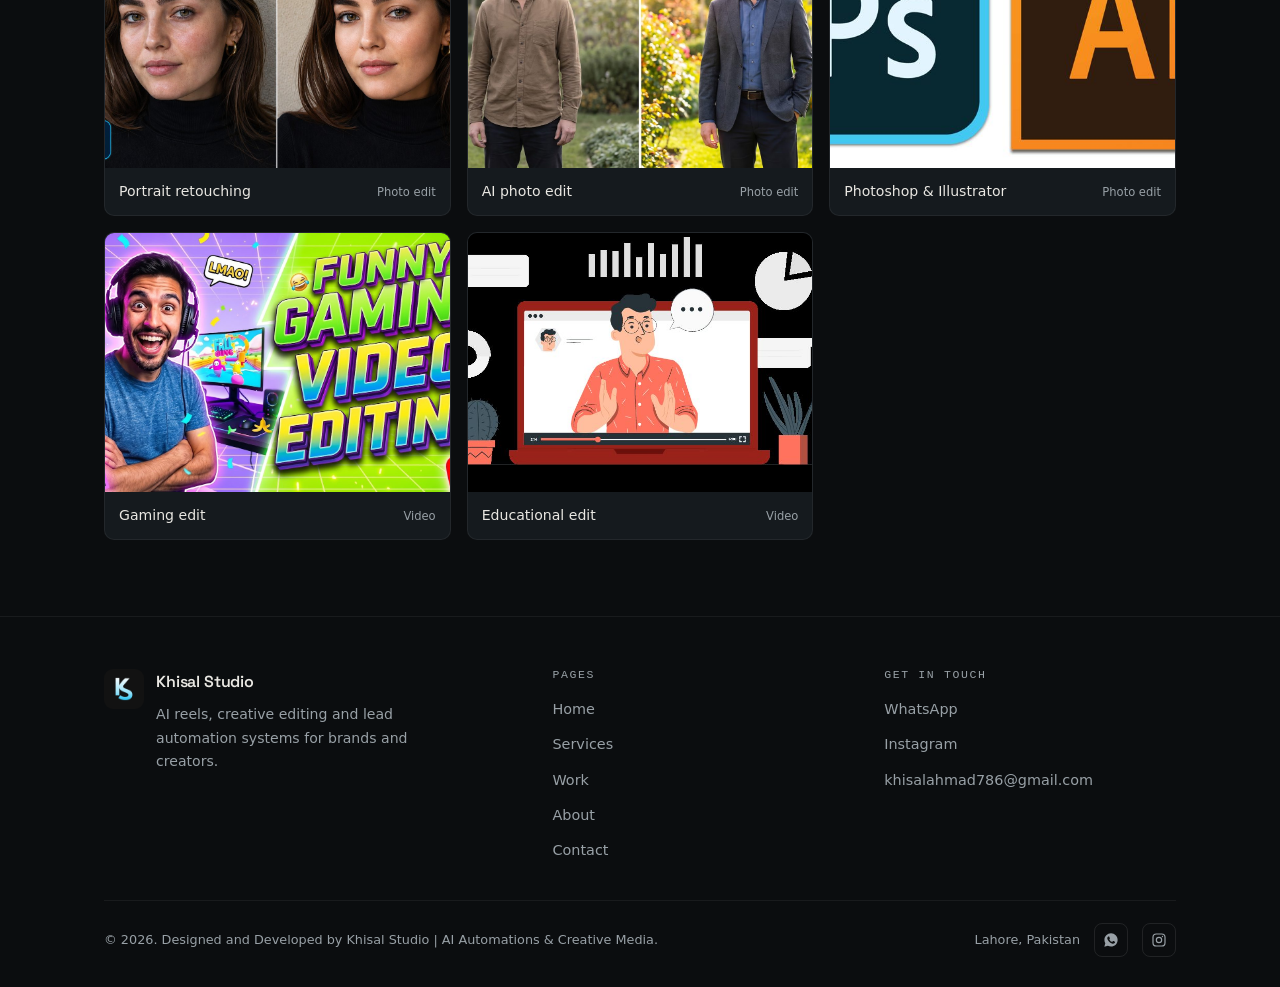
<file: work.html>
<!DOCTYPE html>
<html lang="en">
<head>
<meta charset="UTF-8">
<meta name="viewport" content="width=device-width, initial-scale=1">
<title>Work | Khisal Studio</title>
<meta name="description" content="Selected work from Khisal Studio: logo design, banners, YouTube thumbnails, photo retouching and video edits for real clients.">
<link rel="icon" href="images/logo.jpg">
<link rel="preconnect" href="https://fonts.googleapis.com">
<link rel="preconnect" href="https://fonts.gstatic.com" crossorigin>
<link href="https://fonts.googleapis.com/css2?family=Space+Grotesk:wght@500;600&display=swap" rel="stylesheet">
<link rel="stylesheet" href="styles.css">
</head>
<body>

<header class="site-header">
  <div class="wrap header-inner">
    <a class="brand" href="index.html">
      <img src="images/logo.jpg" alt="Khisal Studio logo">
      <span class="brand-text">
        <span class="brand-name">Khisal Studio</span>
        <span class="brand-sub">AI Automations &amp; Creative Media</span>
      </span>
    </a>
    <nav class="nav" id="nav">
      <a href="index.html" class="nav-link">Home</a>
      <a href="services.html" class="nav-link">Services</a>
      <a href="work.html" class="active nav-link">Work</a>
      <a href="about.html" class="nav-link">About</a>
      <a href="contact.html" class="nav-link">Contact</a>
    </nav>
    <div class="header-cta">
      <a class="btn btn-social btn-sm btn-whatsapp" href="https://wa.me/923224967204?text=Hi%20Khisal%20Studio%2C%20we%27d%20like%20to%20talk%20about%20a%20project." target="_blank" rel="noopener">
        <svg class="ico" viewBox="0 0 24 24" fill="currentColor" aria-hidden="true"><path d="M12.04 2C6.58 2 2.13 6.45 2.13 11.91c0 1.75.46 3.45 1.32 4.95L2 22l5.25-1.38a9.9 9.9 0 0 0 4.79 1.22h.01c5.46 0 9.91-4.45 9.91-9.91C21.96 6.45 17.5 2 12.04 2Zm5.8 14.06c-.24.68-1.4 1.3-1.93 1.35-.53.05-1.02.24-3.44-.72-2.9-1.15-4.72-4.15-4.86-4.34-.14-.19-1.15-1.53-1.15-2.92 0-1.39.73-2.07 1-2.35.26-.29.57-.36.76-.36.19 0 .38 0 .55.01.18.01.41-.07.64.49.24.58.81 1.99.88 2.13.07.14.12.31.02.5-.1.19-.15.31-.29.48-.14.17-.3.38-.43.51-.14.14-.29.29-.12.57.17.29.75 1.24 1.61 2.01 1.11.99 2.04 1.3 2.33 1.44.29.14.46.12.63-.07.17-.19.72-.84.91-1.13.19-.29.38-.24.64-.14.26.1 1.66.78 1.94.92.29.14.48.21.55.33.07.12.07.7-.17 1.38Z"/></svg>
        <span class="label">WhatsApp</span>
      </a>
      <a class="btn btn-social btn-sm btn-instagram" href="https://www.instagram.com/khisal.studio/" target="_blank" rel="noopener">
        <svg class="ico" viewBox="0 0 24 24" fill="none" stroke="currentColor" stroke-width="1.8" stroke-linecap="round" aria-hidden="true"><rect x="3" y="3" width="18" height="18" rx="5"/><circle cx="12" cy="12" r="4"/><circle cx="17.2" cy="6.8" r="1" fill="currentColor" stroke="none"/></svg>
        <span class="label">Instagram</span>
      </a>
      <button class="nav-toggle" id="navToggle" aria-label="Open menu" aria-expanded="false"><span></span></button>
    </div>
  </div>
</header>

<main>

  <section class="hero" style="padding-bottom:36px">
    <div class="wrap">
      <div class="eyebrow">Portfolio</div>
      <h1>Work we have put our name on.</h1>
      <p class="hero-lede" style="margin-top:18px">Logos, banners, thumbnails and edits made for real businesses and channels. Tap any piece to open it full size.</p>
    </div>
  </section>

  <section class="tight">
    <div class="wrap">

      <!-- LOGOS -->
      <div class="work-group">
        <div class="work-group-head">
          <h3>Logo &amp; identity</h3>
        </div>
        <div class="work-grid">
          <button class="work-item" data-img="images/logo-sa-pro-style.png" data-cap="SA Pro-Style Clothing logo">
            <img src="images/logo-sa-pro-style.png" alt="SA Pro-Style Clothing logo design">
            <span class="work-cap"><strong>SA Pro-Style Clothing</strong><span>Logo</span></span>
          </button>
          <button class="work-item" data-img="images/logo-nr-gaming.png" data-cap="NR Gaming YouTube channel logo">
            <img src="images/logo-nr-gaming.png" alt="NR Gaming YouTube channel logo design">
            <span class="work-cap"><strong>NR Gaming</strong><span>Logo</span></span>
          </button>
          <button class="work-item" data-img="images/logo-waseem-photography.png" data-cap="Waseem Photography Centre logo">
            <img src="images/logo-waseem-photography.png" alt="Waseem Photography Centre logo design">
            <span class="work-cap"><strong>Waseem Photography Centre</strong><span>Logo</span></span>
          </button>
          <button class="work-item" data-img="images/logo-power-stickers.png" data-cap="Power Stickers Cricket Club logo">
            <img src="images/logo-power-stickers.png" alt="Power Stickers Cricket Club logo design">
            <span class="work-cap"><strong>Power Stickers Cricket Club</strong><span>Logo</span></span>
          </button>
        </div>
      </div>

      <!-- BANNERS -->
      <div class="work-group">
        <div class="work-group-head">
          <h3>Banners &amp; print</h3>
        </div>
        <div class="work-grid">
          <button class="work-item wide" data-img="images/banner-rising-stars.jpg" data-cap="Rising Stars Tuition Centre banner">
            <img src="images/banner-rising-stars.jpg" alt="Rising Stars Tuition Centre banner design">
            <span class="work-cap"><strong>Rising Stars Tuition Centre</strong><span>Banner</span></span>
          </button>
          <button class="work-item" data-img="images/banner-qaisar-fabrics.jpg" data-cap="Qaisar Fabrics banner">
            <img src="images/banner-qaisar-fabrics.jpg" alt="Qaisar Fabrics banner design">
            <span class="work-cap"><strong>Qaisar Fabrics</strong><span>Banner</span></span>
          </button>
          <button class="work-item" data-img="images/banner-ahmad-ali-traders.jpg" data-cap="Ahmad Ali Traders banner">
            <img src="images/banner-ahmad-ali-traders.jpg" alt="Ahmad Ali Traders banner design">
            <span class="work-cap"><strong>Ahmad Ali Traders</strong><span>Banner</span></span>
          </button>
          <button class="work-item" data-img="images/banner-zara-mart.jpg" data-cap="Zara Mart banner">
            <img src="images/banner-zara-mart.jpg" alt="Zara Mart banner design">
            <span class="work-cap"><strong>Zara Mart</strong><span>Banner</span></span>
          </button>
          <button class="work-item" data-img="images/banner-cafe-menu.jpg" data-cap="Cafe menu design">
            <img src="images/banner-cafe-menu.jpg" alt="Cafe menu design">
            <span class="work-cap"><strong>Cafe menu</strong><span>Print</span></span>
          </button>
          <button class="work-item" data-img="images/banner-certificate.jpg" data-cap="Certificate design">
            <img src="images/banner-certificate.jpg" alt="Certificate design">
            <span class="work-cap"><strong>Certificate design</strong><span>Print</span></span>
          </button>
        </div>
      </div>

      <!-- THUMBNAILS -->
      <div class="work-group">
        <div class="work-group-head">
          <h3>YouTube thumbnails</h3>
        </div>
        <div class="work-grid">
          <button class="work-item" data-img="images/thumb-japan-trip.jpg" data-cap="Japan Trip YouTube thumbnail">
            <img src="images/thumb-japan-trip.jpg" alt="Japan Trip YouTube thumbnail design">
            <span class="work-cap"><strong>Japan Trip</strong><span>Thumbnail</span></span>
          </button>
          <button class="work-item" data-img="images/thumb-learn-chess.jpg" data-cap="Learn Chess YouTube thumbnail">
            <img src="images/thumb-learn-chess.jpg" alt="Learn Chess YouTube thumbnail design">
            <span class="work-cap"><strong>Learn Chess</strong><span>Thumbnail</span></span>
          </button>
          <button class="work-item" data-img="images/thumb-human-psychology.jpg" data-cap="Human Psychology YouTube thumbnail">
            <img src="images/thumb-human-psychology.jpg" alt="Human Psychology YouTube thumbnail design">
            <span class="work-cap"><strong>Human Psychology</strong><span>Thumbnail</span></span>
          </button>
          <button class="work-item" data-img="images/thumb-windows-shortcuts.jpg" data-cap="Windows Shortcuts YouTube thumbnail">
            <img src="images/thumb-windows-shortcuts.jpg" alt="Windows Shortcuts YouTube thumbnail design">
            <span class="work-cap"><strong>Windows Shortcuts</strong><span>Thumbnail</span></span>
          </button>
        </div>
      </div>

      <!-- PHOTO & VIDEO -->
      <div class="work-group">
        <div class="work-group-head">
          <h3>Photo &amp; video</h3>
        </div>
        <div class="work-grid">
          <button class="work-item" data-img="images/edit-portrait-retouch.jpg" data-cap="Portrait retouching in Photoshop">
            <img src="images/edit-portrait-retouch.jpg" alt="Portrait retouching sample">
            <span class="work-cap"><strong>Portrait retouching</strong><span>Photo edit</span></span>
          </button>
          <button class="work-item" data-img="images/edit-ai-photo.jpg" data-cap="AI based photo editing">
            <img src="images/edit-ai-photo.jpg" alt="AI based photo editing sample">
            <span class="work-cap"><strong>AI photo edit</strong><span>Photo edit</span></span>
          </button>
          <button class="work-item" data-img="images/edit-photoshop.jpg" data-cap="Photoshop and Illustrator editing">
            <img src="images/edit-photoshop.jpg" alt="Photoshop and Illustrator editing sample">
            <span class="work-cap"><strong>Photoshop &amp; Illustrator</strong><span>Photo edit</span></span>
          </button>
          <button class="work-item" data-img="images/video-gaming.jpg" data-cap="Gaming video edit">
            <img src="images/video-gaming.jpg" alt="Gaming video edit sample">
            <span class="work-cap"><strong>Gaming edit</strong><span>Video</span></span>
          </button>
          <button class="work-item" data-img="images/video-educational.jpg" data-cap="Educational video edit">
            <img src="images/video-educational.jpg" alt="Educational video edit sample">
            <span class="work-cap"><strong>Educational edit</strong><span>Video</span></span>
          </button>
        </div>
      </div>

    </div>
  </section>

</main>

<footer class="site-footer">
  <div class="wrap">
    <div class="footer-top">
      <div class="footer-brand">
        <img src="images/logo.jpg" alt="Khisal Studio logo">
        <div>
          <div class="brand-name">Khisal Studio</div>
          <p>AI reels, creative editing and lead automation systems for brands and creators.</p>
        </div>
      </div>
      <div class="footer-col">
        <h4>Pages</h4>
        <ul>
          <li><a href="index.html">Home</a></li>
          <li><a href="services.html">Services</a></li>
          <li><a href="work.html">Work</a></li>
          <li><a href="about.html">About</a></li>
          <li><a href="contact.html">Contact</a></li>
        </ul>
      </div>
      <div class="footer-col">
        <h4>Get in touch</h4>
        <ul>
          <li><a href="https://wa.me/923224967204" target="_blank" rel="noopener">WhatsApp</a></li>
          <li><a href="https://www.instagram.com/khisal.studio/" target="_blank" rel="noopener">Instagram</a></li>
          <li><a href="mailto:khisalahmad786@gmail.com">khisalahmad786@gmail.com</a></li>
        </ul>
      </div>
    </div>
    <div class="footer-bottom">
      <span>&copy; 2026. Designed and Developed by Khisal Studio | AI Automations &amp; Creative Media.</span>
      <div class="footer-bottom-right">
        <span>Lahore, Pakistan</span>
        <a class="social-icon" href="https://wa.me/923224967204" target="_blank" rel="noopener" aria-label="WhatsApp">
          <svg class="ico" viewBox="0 0 24 24" fill="currentColor" aria-hidden="true"><path d="M12.04 2C6.58 2 2.13 6.45 2.13 11.91c0 1.75.46 3.45 1.32 4.95L2 22l5.25-1.38a9.9 9.9 0 0 0 4.79 1.22h.01c5.46 0 9.91-4.45 9.91-9.91C21.96 6.45 17.5 2 12.04 2Zm5.8 14.06c-.24.68-1.4 1.3-1.93 1.35-.53.05-1.02.24-3.44-.72-2.9-1.15-4.72-4.15-4.86-4.34-.14-.19-1.15-1.53-1.15-2.92 0-1.39.73-2.07 1-2.35.26-.29.57-.36.76-.36.19 0 .38 0 .55.01.18.01.41-.07.64.49.24.58.81 1.99.88 2.13.07.14.12.31.02.5-.1.19-.15.31-.29.48-.14.17-.3.38-.43.51-.14.14-.29.29-.12.57.17.29.75 1.24 1.61 2.01 1.11.99 2.04 1.3 2.33 1.44.29.14.46.12.63-.07.17-.19.72-.84.91-1.13.19-.29.38-.24.64-.14.26.1 1.66.78 1.94.92.29.14.48.21.55.33.07.12.07.7-.17 1.38Z"/></svg>
        </a>
        <a class="social-icon" href="https://www.instagram.com/khisal.studio/" target="_blank" rel="noopener" aria-label="Instagram">
          <svg class="ico" viewBox="0 0 24 24" fill="none" stroke="currentColor" stroke-width="1.8" stroke-linecap="round" aria-hidden="true"><rect x="3" y="3" width="18" height="18" rx="5"/><circle cx="12" cy="12" r="4"/><circle cx="17.2" cy="6.8" r="1" fill="currentColor" stroke="none"/></svg>
        </a>
      </div>
    </div>
  </div>
</footer>

<div class="lightbox" id="lightbox" role="dialog" aria-modal="true" aria-label="Image preview">
  <button class="lightbox-close" id="lbClose" aria-label="Close">&times;</button>
  <img id="lbImg" alt="">
</div>

<script>
(function () {
  var toggle = document.getElementById('navToggle');
  var nav = document.getElementById('nav');
  if (toggle && nav) {
    toggle.addEventListener('click', function () {
      var open = nav.classList.toggle('open');
      toggle.setAttribute('aria-expanded', open ? 'true' : 'false');
      toggle.setAttribute('aria-label', open ? 'Close menu' : 'Open menu');
    });
  }

  var lb = document.getElementById('lightbox');
  var lbImg = document.getElementById('lbImg');
  var lbClose = document.getElementById('lbClose');

  document.querySelectorAll('.work-item').forEach(function (item) {
    item.addEventListener('click', function () {
      lbImg.src = item.getAttribute('data-img');
      lbImg.alt = item.getAttribute('data-cap') || '';
      lb.classList.add('open');
    });
  });

  function closeLb() { lb.classList.remove('open'); lbImg.src = ''; }
  if (lbClose) lbClose.addEventListener('click', closeLb);
  if (lb) lb.addEventListener('click', function (e) { if (e.target === lb) closeLb(); });
  document.addEventListener('keydown', function (e) { if (e.key === 'Escape') closeLb(); });
})();
</script>

</body>
</html>
</file>
<file: styles.css>
/* Khisal Studio shared styles
   Palette pulled from the KS logo: near-black ground, cyan mark, warm off-white text. */

*, *::before, *::after { box-sizing: border-box; margin: 0; padding: 0; }

:root {
  --ink:        #0B0D0F;
  --ink-soft:   #12161A;
  --card:       #151A1E;
  --line:       rgba(255, 255, 255, 0.09);
  --line-soft:  rgba(255, 255, 255, 0.06);
  --text:       #E9E7E2;
  --muted:      #98A0A6;
  --accent:     #35D2F0;
  --accent-dim: rgba(53, 210, 240, 0.12);
  --radius:     10px;
  --wrap:       1120px;
}

html { scroll-behavior: smooth; }

body {
  background: var(--ink);
  color: var(--text);
  font-family: system-ui, -apple-system, "Segoe UI", Roboto, "Helvetica Neue", Arial, sans-serif;
  font-size: 16px;
  line-height: 1.65;
  -webkit-font-smoothing: antialiased;
  overflow-x: hidden;
}

img { max-width: 100%; display: block; }
a { color: inherit; text-decoration: none; }
button { font: inherit; color: inherit; background: none; border: 0; cursor: pointer; }

h1, h2, h3, h4 {
  font-family: "Space Grotesk", system-ui, -apple-system, "Segoe UI", Roboto, sans-serif;
  font-weight: 600;
  line-height: 1.12;
  letter-spacing: -0.02em;
}

h1 { font-size: clamp(2.3rem, 5.2vw, 3.7rem); }
h2 { font-size: clamp(1.65rem, 3.2vw, 2.35rem); }
h3 { font-size: 1.12rem; letter-spacing: -0.01em; }

p { color: var(--muted); }
p strong { color: var(--text); font-weight: 600; }

.wrap { max-width: var(--wrap); margin: 0 auto; padding: 0 24px; }

/* ---------- header ---------- */

.site-header {
  position: sticky;
  top: 0;
  z-index: 60;
  background: rgba(11, 13, 15, 0.92);
  backdrop-filter: blur(10px);
  border-bottom: 1px solid var(--line-soft);
}

.header-inner {
  display: flex;
  align-items: center;
  justify-content: space-between;
  gap: 20px;
  height: 68px;
}

.brand { display: flex; align-items: center; gap: 11px; }
.brand img {
  width: 34px; height: 34px;
  border-radius: 8px;
  object-fit: cover;
}
.brand-text { display: flex; flex-direction: column; line-height: 1.15; }
.brand-name { font-family: "Space Grotesk", system-ui, sans-serif; font-weight: 600; font-size: 1rem; letter-spacing: -0.01em; }
.brand-sub { font-size: 0.66rem; color: var(--muted); letter-spacing: 0.06em; text-transform: uppercase; }

.nav { display: flex; align-items: center; gap: 26px; }
.nav a {
  font-size: 0.9rem;
  color: var(--text);
  padding: 4px 0;
  border-bottom: 1px solid transparent;
  transition: color 0.15s ease, border-color 0.15s ease;
}
.nav:hover a { color: var(--muted); }
.nav a:hover { color: var(--text) }
.nav a.active { color: var(--text); border-bottom-color: var(--accent); }

/* Make each link the positioning anchor */
.nav-link {
  position: relative;
  text-decoration: none;
  padding-bottom: 4px; /* Space between text and underline */
}

/* The Underline Effect */
.nav-link::after {
  content: '';
  position: absolute;
  bottom: 0;
  left: 0;
  width: 100%;
  height: 2px;
  background: linear-gradient(90deg, #38bdf8, #818cf8);
  transform: scaleX(0);
  transform-origin: right;
  transition: transform 0.35s cubic-bezier(0.65, 0, 0.35, 1);
}

/* Hover State */
.nav-link:hover::after {
  transform: scaleX(1);
  transform-origin: left;
}

.header-cta { display: flex; align-items: center; gap: 8px; }

/* hamburger, animates into a cross when the panel is open */
.nav-toggle {
  display: none;
  width: 40px; height: 40px;
  border: 1px solid var(--line);
  border-radius: 8px;
  align-items: center;
  justify-content: center;
  transition: border-color 0.15s ease, background 0.15s ease;
}
.nav-toggle:hover { border-color: rgba(255, 255, 255, 0.28); }
.nav-toggle:active { background: rgba(255, 255, 255, 0.06); }
.nav-toggle span {
  display: block;
  width: 16px; height: 1.5px;
  background: var(--text);
  position: relative;
  transition: background 0.18s ease;
}
.nav-toggle span::before,
.nav-toggle span::after {
  content: "";
  position: absolute; left: 0;
  width: 16px; height: 1.5px;
  background: var(--text);
  transition: transform 0.24s ease, top 0.24s ease;
}
.nav-toggle span::before { top: -5px; }
.nav-toggle span::after { top: 5px; }

.nav-toggle[aria-expanded="true"] span { background: transparent; }
.nav-toggle[aria-expanded="true"] span::before { top: 0; transform: rotate(45deg); }
.nav-toggle[aria-expanded="true"] span::after { top: 0; transform: rotate(-45deg); }

/* ---------- buttons ---------- */

.btn {
  display: inline-flex;
  align-items: center;
  justify-content: center;
  gap: 8px;
  padding: 11px 20px;
  border-radius: 8px;
  font-size: 0.9rem;
  font-weight: 500;
  border: 1px solid transparent;
  transition: transform 0.12s ease, background 0.15s ease, border-color 0.15s ease, color 0.15s ease, box-shadow 0.15s ease;
  white-space: nowrap;
}
.btn:hover { transform: translateY(-1px); }
.btn:active { transform: translateY(1px) scale(0.985); }
.btn:focus-visible { outline: 2px solid var(--accent); outline-offset: 2px; }

.btn-primary { background: var(--accent); color: #06232B; font-weight: 600; }
.btn-primary:hover { background: #5ADCF5; box-shadow: 0 6px 18px rgba(53, 210, 240, 0.22); }
.btn-primary:active { background: #22BEDC; box-shadow: none; }

.btn-ghost { border-color: var(--line); color: var(--text); }
.btn-ghost:hover { border-color: rgba(255, 255, 255, 0.28); background: rgba(255, 255, 255, 0.04); }
.btn-ghost:active { background: rgba(255, 255, 255, 0.08); }

.btn-sm { padding: 8px 14px; font-size: 0.84rem; }

/* social buttons: full boxes with the small logo inside */
.btn-social {
  border: 1px solid var(--line);
  background: var(--card);
  color: var(--text);
  border-radius: 8px;
  padding: 9px 14px;
  font-size: 0.86rem;
  gap: 8px;
}
.btn-social .ico { width: 16px; height: 16px; flex: none; }
.btn-social:hover {
  border-color: #2df061;
  color: #2df061;
  background: rgba(53, 210, 240, 0.07);
  transform: translateY(-1px);
}

/* ---------- WhatsApp Hover (Green) ---------- */
.btn-whatsapp:hover {
  border-color: #25D366;
  color: #25D366;
  background: rgba(37, 211, 102, 0.08);
  transform: translateY(-1px);
  box-shadow: 0 4px 14px rgba(37, 211, 102, 0.2);
}

/* ---------- Instagram Hover (Orange) ---------- */
.btn-instagram:hover {
  border-color: #F58529;
  color: #F58529;
  background: rgba(245, 133, 41, 0.08);
  transform: translateY(-1px);
  box-shadow: 0 4px 14px rgba(245, 133, 41, 0.2);
}

.btn-social:active {
  transform: translateY(1px) scale(0.985);
  background: rgba(53, 210, 240, 0.14);
  border-color: var(--accent);
}
.btn-social.btn-sm { padding: 7px 12px; font-size: 0.82rem; }
.btn-social.btn-sm .ico { width: 15px; height: 15px; }

/* ---------- shared section bits ---------- */

section { padding: 84px 0; }
section.tight { padding: 56px 0; }

.eyebrow {
  font-family: ui-monospace, SFMono-Regular, Menlo, Consolas, monospace;
  font-size: 0.72rem;
  letter-spacing: 0.16em;
  text-transform: uppercase;
  color: var(--accent);
  margin-bottom: 14px;
}

.section-head { max-width: 640px; margin-bottom: 40px; }
.section-head p { margin-top: 14px; font-size: 1.02rem; }

.rule { height: 1px; background: var(--line-soft); border: 0; }

/* ---------- hero ---------- */

.hero { padding: 76px 0 64px; }
.hero-grid {
  display: grid;
  grid-template-columns: 1.15fr 0.85fr;
  gap: 56px;
  align-items: center;
}
.hero h1 { margin-bottom: 20px; }
.hero h1 em { font-style: normal; color: var(--accent); }
.hero-lede { font-size: 1.06rem; max-width: 46ch; }
.hero-actions { display: flex; flex-wrap: wrap; gap: 10px; margin-top: 30px; }

.hero-note {
  margin-top: 26px;
  font-size: 0.84rem;
  color: var(--muted);
  display: flex;
  align-items: center;
  gap: 8px;
}
.dot {
  width: 7px; height: 7px;
  border-radius: 50%;
  background: var(--accent);
  flex: none;
}

/* hand-placed photo stack */
.stack { position: relative; height: 400px; }
.stack figure {
  position: absolute;
  border: 1px solid var(--line);
  border-radius: var(--radius);
  overflow: hidden;
  background: var(--card);
  box-shadow: 0 18px 40px rgba(0, 0, 0, 0.45);
}
.stack img { width: 100%; height: 100%; object-fit: cover; }
.stack .s1 { width: 62%; height: 58%; top: 0; left: 0; transform: rotate(-2.5deg); z-index: 2; }
.stack .s2 { width: 54%; height: 50%; bottom: 0; right: 0; transform: rotate(2deg); z-index: 3; }
.stack .s3 { width: 40%; height: 34%; bottom: 12%; left: 4%; transform: rotate(-4deg); z-index: 1; }

/* ---------- stats ---------- */

.stats {
  display: grid;
  grid-template-columns: repeat(3, 1fr);
  gap: 1px;
  background: var(--line-soft);
  border: 1px solid var(--line-soft);
  border-radius: var(--radius);
  overflow: hidden;
}
.stat { background: var(--ink); padding: 26px 24px; }
.stat-num {
  font-family: "Ebrima", "Space Grotesk", system-ui, sans-serif;
  font-size: 1.9rem;
  font-weight: 600;
  letter-spacing: -0.02em;
}
.stat-num span { color: var(--accent); }
.stat-label { font-size: 0.82rem; color: var(--muted); margin-top: 2px; }

/* ---------- service cards ---------- */

.cards { display: grid; grid-template-columns: repeat(2, 1fr); gap: 18px; }
.cards-3 { grid-template-columns: repeat(3, 1fr); }
.cards-2 { grid-template-columns: repeat(2, 1fr); }
.card {
  background: var(--card);
  border: 1px solid var(--line-soft);
  border-radius: var(--radius);
  padding: 26px;
  transition: border-color 0.15s ease;
}
.card:hover { border-color: rgba(53, 210, 240, 0.35); }
.card .tag {
  font-family: ui-monospace, SFMono-Regular, Menlo, monospace;
  font-size: 0.68rem;
  letter-spacing: 0.12em;
  text-transform: uppercase;
  color: var(--accent);
  display: block;
  margin-bottom: 12px;
}
.card h3 { margin-bottom: 8px; }
.card p { font-size: 0.94rem; }
.card ul { list-style: none; margin-top: 16px; display: grid; gap: 7px; }
.card li {
  font-size: 0.88rem;
  color: var(--muted);
  padding-left: 16px;
  position: relative;
}
.card li::before {
  content: "";
  position: absolute;
  left: 0; top: 0.62em;
  width: 5px; height: 5px;
  border-radius: 50%;
  background: var(--accent);
  opacity: 0.7;
}

/* ---------- service blocks (text only, no images) ---------- */

.svc {
  display: grid;
  grid-template-columns: 0.85fr 1.15fr;
  gap: 56px;
  padding: 44px 0;
  border-top: 1px solid var(--line-soft);
}
.svc:first-of-type { border-top: 0; padding-top: 0; }
.svc:last-of-type { padding-bottom: 0; }
.svc-head h2 { margin-bottom: 0; }
.svc-body p + p { margin-top: 14px; }
.svc-list { list-style: none; margin-top: 20px; display: grid; gap: 8px; }
.svc-list li {
  font-size: 0.92rem;
  color: var(--muted);
  padding-left: 18px;
  position: relative;
}
.svc-list li::before {
  content: "";
  position: absolute;
  left: 0; top: 0.62em;
  width: 5px; height: 5px;
  border-radius: 50%;
  background: var(--accent);
  opacity: 0.7;
}

/* ---------- work grid ---------- */

.work-grid {
  display: grid;
  grid-template-columns: repeat(3, 1fr);
  gap: 16px;
}
.work-grid-4 { grid-template-columns: repeat(4, 1fr); }
.work-item {
  border: 1px solid var(--line-soft);
  border-radius: var(--radius);
  overflow: hidden;
  background: var(--card);
  cursor: pointer;
  text-align: left;
  display: block;
  width: 100%;
  transition: border-color 0.15s ease, transform 0.15s ease, box-shadow 0.15s ease;
}
.work-item:hover {
  border-color: rgba(53, 210, 240, 0.4);
  transform: translateY(-2px);
  box-shadow: 0 10px 26px rgba(0, 0, 0, 0.35);
}
.work-item:active { transform: translateY(0) scale(0.995); }
.work-item img { width: 100%; aspect-ratio: 4 / 3; object-fit: cover; }
.work-item.wide { grid-column: span 2; }
.work-item.wide img { aspect-ratio: 16 / 8; }
.work-cap {
  padding: 12px 14px;
  display: flex;
  align-items: baseline;
  justify-content: space-between;
  gap: 10px;
}
.work-cap strong { font-size: 0.88rem; font-weight: 500; color: var(--text); }
.work-cap span { font-size: 0.72rem; color: var(--muted); white-space: nowrap; }

.work-group { margin-bottom: 52px; }
.work-group:last-child { margin-bottom: 0; }
.work-group-head {
  display: flex;
  align-items: baseline;
  justify-content: space-between;
  gap: 16px;
  margin-bottom: 18px;
  padding-bottom: 12px;
  border-bottom: 1px solid var(--line-soft);
}
.work-group-head h3 { font-size: 1.05rem; }
.work-group-head span { font-size: 0.8rem; color: var(--muted); }

/* ---------- steps ---------- */

.steps { display: grid; grid-template-columns: repeat(4, 1fr); gap: 22px; }
.step { border-top: 1px solid var(--line); padding-top: 18px; }
.step-num {
  font-family: ui-monospace, SFMono-Regular, Menlo, monospace;
  font-size: 0.74rem;
  color: var(--accent);
  letter-spacing: 0.1em;
}
.step h3 { font-size: 1rem; margin: 8px 0 6px; }
.step p { font-size: 0.88rem; }

/* ---------- split block ---------- */

.split {
  display: grid;
  grid-template-columns: 0.9fr 1.1fr;
  gap: 52px;
  align-items: center;
}
.split > * { min-width: 0; }
.split-media {
  border: 1px solid var(--line);
  border-radius: var(--radius);
  overflow: hidden;
  background: var(--card);
}
.split-media img { width: 100%; }
.split-body p + p { margin-top: 14px; }
.split-body h2 { margin-bottom: 18px; }

/* ---------- cta band ---------- */

.cta-band {
  border: 1px solid rgba(53, 210, 240, 0.28);
  background: var(--accent-dim);
  border-radius: 14px;
  padding: 44px;
  display: flex;
  align-items: center;
  justify-content: space-between;
  gap: 32px;
  flex-wrap: wrap;
}
.cta-band h2 { font-size: clamp(1.4rem, 2.6vw, 1.9rem); }
.cta-band p { margin-top: 8px; font-size: 0.95rem; max-width: 46ch; }
.cta-actions { display: flex; flex-wrap: wrap; gap: 10px; }

/* ---------- contact ---------- */

.contact-grid { display: grid; grid-template-columns: repeat(3, 1fr); gap: 20px; }
.contact-card {
  border: 1px solid var(--line-soft);
  background: var(--card);
  border-radius: var(--radius);
  padding: 24px;
}
.contact-card .label {
  font-family: ui-monospace, SFMono-Regular, Menlo, monospace;
  font-size: 0.68rem;
  letter-spacing: 0.12em;
  text-transform: uppercase;
  color: var(--muted);
  display: block;
  margin-bottom: 8px;
}
.contact-card a.value, .contact-card .value {
  font-size: 1.05rem;
  color: var(--text);
  font-weight: 500;
  word-break: break-word;
}
.contact-card a.value:hover { color: var(--accent); }
.contact-card p { font-size: 0.86rem; margin-top: 6px; }

/* message builder */
.builder { display: grid; gap: 14px; }
.field { display: grid; gap: 6px; }
.field label { font-size: 0.8rem; color: var(--muted); }
.field input, .field select, .field textarea {
  width: 100%;
  background: var(--ink);
  border: 1px solid var(--line);
  border-radius: 8px;
  padding: 11px 13px;
  color: var(--text);
  font: inherit;
  font-size: 0.92rem;
}
.field input:focus, .field select:focus, .field textarea:focus {
  outline: none;
  border-color: var(--accent);
}
.field textarea { resize: vertical; min-height: 92px; }
.builder-note { font-size: 0.78rem; color: var(--muted); }

/* ---------- footer ---------- */

.site-footer {
  border-top: 1px solid var(--line-soft);
  padding: 52px 0 30px;
  margin-top: 20px;
}
.footer-top {
  display: grid;
  grid-template-columns: 1.4fr 1fr 1fr;
  gap: 40px;
  padding-bottom: 36px;
}
.footer-brand { display: flex; align-items: flex-start; gap: 12px; }
.footer-brand img { width: 40px; height: 40px; border-radius: 9px; object-fit: cover; }
.footer-brand p { font-size: 0.88rem; margin-top: 8px; max-width: 34ch; }
.footer-col h4 {
  font-size: 0.72rem;
  letter-spacing: 0.14em;
  text-transform: uppercase;
  color: var(--muted);
  font-family: ui-monospace, SFMono-Regular, Menlo, monospace;
  font-weight: 400;
  margin-bottom: 14px;
}
.footer-col ul { list-style: none; display: grid; gap: 9px; }
.footer-col a { font-size: 0.9rem; color: var(--muted); transition: color 0.15s ease; }
.footer-col a:hover { color: var(--accent); }

.footer-bottom {
  border-top: 1px solid var(--line-soft);
  padding-top: 22px;
  display: flex;
  align-items: center;
  justify-content: space-between;
  gap: 16px;
  flex-wrap: wrap;
  font-size: 0.8rem;
  color: var(--muted);
}
.footer-bottom-right { display: flex; align-items: center; gap: 14px; }

/* small logo-only social links at the very bottom right */
.social-icon {
  width: 34px; height: 34px;
  display: inline-flex;
  align-items: center;
  justify-content: center;
  border: 1px solid var(--line);
  border-radius: 8px;
  color: var(--muted);
  transition: color 0.15s ease, border-color 0.15s ease, background 0.15s ease, transform 0.12s ease;
}
.social-icon .ico { width: 16px; height: 16px; }
.social-icon:hover {
  color: var(--accent);
  border-color: rgba(53, 210, 240, 0.55);
  background: rgba(53, 210, 240, 0.07);
  transform: translateY(-1px);
}
.social-icon:active {
  transform: translateY(1px) scale(0.96);
  background: rgba(53, 210, 240, 0.14);
  border-color: var(--accent);
}

/* ---------- lightbox ---------- */

.lightbox {
  position: fixed;
  inset: 0;
  z-index: 200;
  background: rgba(6, 8, 9, 0.94);
  display: none;
  align-items: center;
  justify-content: center;
  padding: 32px;
}
.lightbox.open { display: flex; }
.lightbox img {
  max-width: 100%;
  max-height: 88vh;
  border-radius: 8px;
  border: 1px solid var(--line);
}
.lightbox-close {
  position: absolute;
  top: 20px; right: 24px;
  width: 40px; height: 40px;
  border: 1px solid var(--line);
  border-radius: 50%;
  font-size: 1.1rem;
  color: var(--text);
  display: flex;
  align-items: center;
  justify-content: center;
  transition: border-color 0.15s ease, color 0.15s ease, transform 0.12s ease;
}
.lightbox-close:hover { border-color: var(--accent); color: var(--accent); }
.lightbox-close:active { transform: scale(0.94); }

/* ---------- responsive ---------- */

@media (max-width: 900px) {
  .hero-grid { grid-template-columns: 1fr; gap: 40px; }
  .stack { height: 320px; max-width: 460px; }
  .split { grid-template-columns: 1fr; gap: 32px; }
  .svc { grid-template-columns: 1fr; gap: 20px; padding: 36px 0; }
  .cards { grid-template-columns: 1fr; }
  .steps { grid-template-columns: repeat(2, 1fr); gap: 26px; }
  .work-grid { grid-template-columns: repeat(2, 1fr); }
  .work-item.wide { grid-column: span 2; }
  .contact-grid { grid-template-columns: 1fr; }
  .footer-top { grid-template-columns: 1fr 1fr; gap: 32px; }
  .cta-band { padding: 32px; }
}

@media (max-width: 720px) {
  section { padding: 60px 0; }
  .hero { padding: 48px 0 44px; }
  .nav-toggle { display: flex; }
  .nav {
    position: absolute;
    top: 68px; left: 0; right: 0;
    background: var(--ink);
    border-bottom: 1px solid var(--line);
    flex-direction: column;
    align-items: flex-start;
    gap: 0;
    padding: 8px 24px 18px;
    display: none;
  }
  .nav.open { display: flex; }
  .nav a { width: 100%; padding: 12px 0; border-bottom: 1px solid var(--line-soft); }
  .nav a.active { border-bottom-color: var(--line-soft); color: var(--accent); }

  /* keep the social pair in the header, icon only so it still fits */
  .header-cta .btn-social { padding: 0; width: 40px; height: 40px; }
  .header-cta .btn-social .label { display: none; }
  .header-cta .btn-social .ico { width: 17px; height: 17px; }

  .stats { grid-template-columns: 1fr; }
  .work-grid { grid-template-columns: 1fr; }
  .work-item.wide { grid-column: span 1; }
  .work-item.wide img { aspect-ratio: 4 / 3; }
  .steps { grid-template-columns: 1fr; }
  .footer-top { grid-template-columns: 1fr; }
  .brand-sub { display: none; }
  .cta-band { padding: 26px; }
  .lightbox { padding: 16px; }
  .footer-bottom { flex-direction: column; align-items: flex-start; }
  .footer-bottom-right { width: 100%; justify-content: space-between; }
}

@media (max-width: 400px) {
  .brand-name { font-size: 0.92rem; }
  .header-cta { gap: 6px; }
}
</file>
